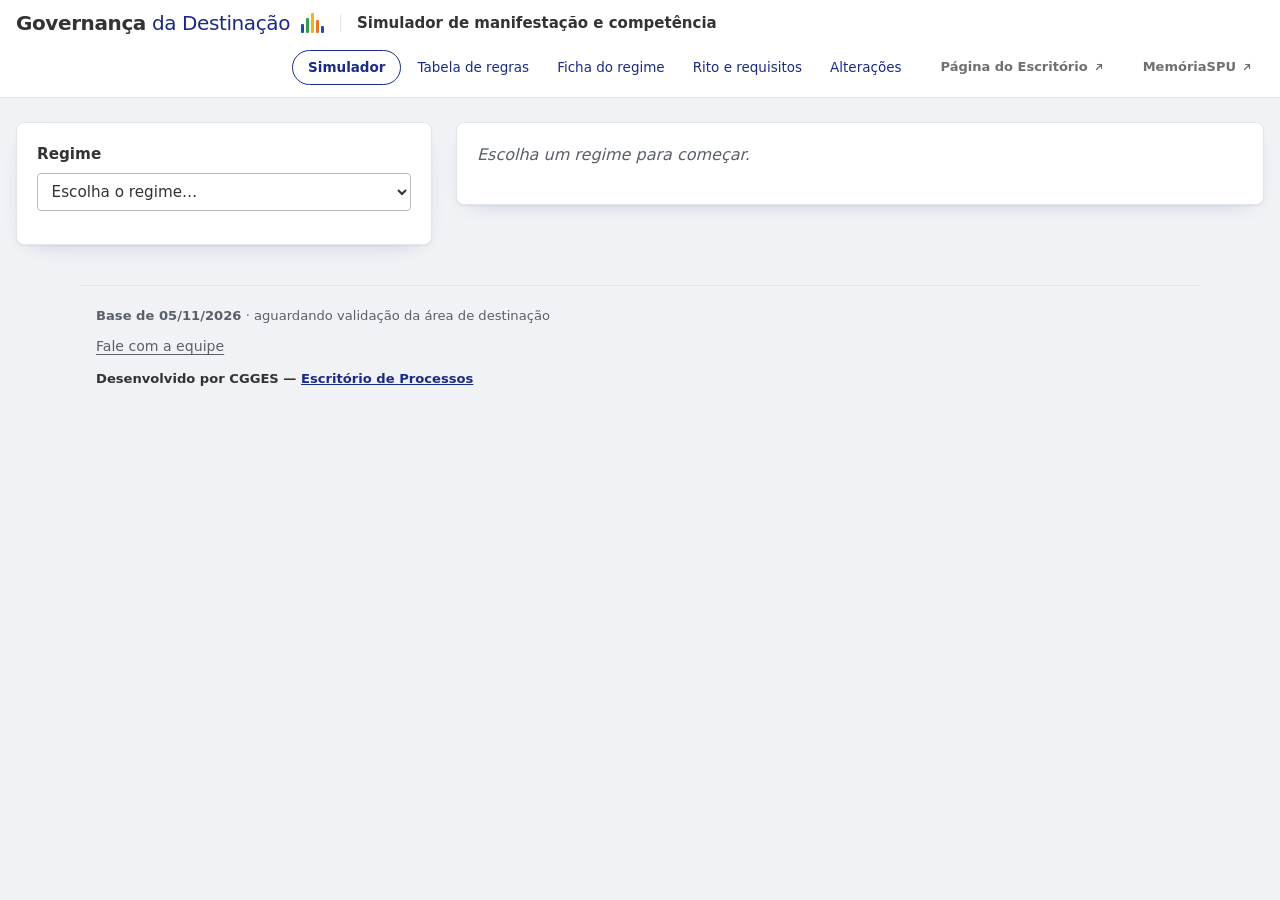
<file: index.html>
<!doctype html>
<html lang="pt-BR">
<head>
<meta charset="utf-8">
<meta name="viewport" content="width=device-width, initial-scale=1">
<meta name="spu-versao" content="eafccf7618">
<script src="versao.js?v=eafccf7618"></script>
<title>Simulador — Governança da Destinação</title>
<link rel="stylesheet" href="estilo.css?v=eafccf7618">
<style>
  /* Ponteiro para o MemóriaSPU. Não é aba desta ferramenta: leva para fora, e por isso
     fica separado das demais e carrega a seta. Sem variável de cor, para ficar igual
     nos dois temas e em qualquer uma das ferramentas. */
  .mem-topo { display:inline-flex; align-items:center; gap:5px; font:inherit; font-size:13px;
    font-weight:600; color:inherit; opacity:.7; text-decoration:none; white-space:nowrap;
    padding:5px 10px; border-radius:7px; border:1px solid transparent; }
  .mem-topo:hover { opacity:1; background:rgb(128 128 128 / .13); }
  .mem-topo svg { width:12px; height:12px; flex:none; }
</style>
</head>
<body>

<header class="topo">
  <div class="faixa">
    <a class="marca" href="index.html">
      <span class="marca-nome"><b>Governança</b> <span>da Destinação</span></span>
      <span class="marca-barras" aria-hidden="true">
        <i style="height:9px;background:var(--marca-1)"></i>
        <i style="height:15px;background:var(--marca-2)"></i>
        <i style="height:20px;background:var(--marca-3)"></i>
        <i style="height:13px;background:var(--marca-4)"></i>
        <i style="height:7px;background:var(--marca-1)"></i>
      </span>
    </a>
    <div class="modulo">
      <strong>Simulador de manifestação e competência</strong>
    </div>
    <nav class="abas">
      <a href="index.html" aria-current="page">Simulador</a>
      <a href="tabela.html">Tabela de regras</a>
      <a href="ficha.html">Ficha do regime</a>
      <a href="rito.html">Rito e requisitos</a>
      <a href="mudancas.html">Alterações</a>
    </nav>
    <a class="mem-topo" href="https://spu-projetoseprocessos.github.io/escritorio/" title="A página do Escritório de Processos: todas as ferramentas, e como falar com a equipe">Página do Escritório <svg viewBox="0 0 24 24" fill="none" stroke="currentColor" stroke-width="2.4" stroke-linecap="round" stroke-linejoin="round" aria-hidden="true"><path d="M7 17 17 7M9 7h8v8"/></svg></a> <a class="mem-topo" href="https://memoria-spu.gestao.gov.br/" title="MemóriaSPU — o acervo institucional da SPU: normas, pareceres e publicações, em um lugar só">MemóriaSPU <svg viewBox="0 0 24 24" fill="none" stroke="currentColor" stroke-width="2.4" stroke-linecap="round" stroke-linejoin="round" aria-hidden="true"><path d="M7 17 17 7M9 7h8v8"/></svg></a>
  </div>
</header>

<main>
  <div class="colunas">

    <form class="consulta" autocomplete="off" onsubmit="return false">
      <div class="campo">
        <label class="pergunta" for="materia">Regime</label>
        <select id="materia"></select>
      </div>

      <div id="campos"></div>

    </form>

    <div class="saida">
      <div id="resultado"></div>
      <p class="relato"><button type="button" id="relatar" class="botao-relato" hidden>Tem algo estranho nesta resposta?</button></p>
    </div>

  </div>
</main>

<footer class="rodape">
  <p class="linha-base">
    <strong id="versao"></strong> ·
    <span id="situacao-base"></span>
  </p>
  <p class="relato"><button type="button" id="fale" class="botao-relato">Fale com a equipe</button></p>
  <p class="assinatura">Desenvolvido por CGGES — <a href="https://spu-projetoseprocessos.github.io/escritorio/">Escritório de Processos</a></p>
</footer>

<script src="base.js?v=eafccf7618"></script>
<script src="rotulos.js?v=eafccf7618"></script>
<script src="motor.js?v=eafccf7618"></script>
<script src="spu-caixinha.js?v=eafccf7618"></script>
<script src="simulador.js?v=eafccf7618"></script>
<script>
/* Contador de acessos do Escritório de Processos: conta a página aberta. Sem cookie e sem dado pessoal: grava a página, o dia,
   o site de onde a pessoa veio, se é celular e se é a primeira página da visita. */
(function () {
  if (!/\.github\.io$/.test(location.hostname)) return;
  var nova = false, origem = "";
  try { nova = !sessionStorage.getItem("spu-visita-simulador"); sessionStorage.setItem("spu-visita-simulador", "1"); } catch (e) {}
  try { var r = new URL(document.referrer); if (r.host !== location.host) origem = r.host; } catch (e) {}
  var k = "sb_publishable_8WzmTmKmNaAcxq1MnBqEcg_hgI3ldDm";
  fetch("https://yamixtmtgeockzxmmnsb.supabase.co/rest/v1/rpc/spu_registrar_acesso", { method: "POST", keepalive: true,
    headers: { "Content-Type": "application/json", "apikey": k, "Authorization": "Bearer " + k },
    body: JSON.stringify({ p_ferramenta: "simulador", p_pagina: location.pathname + location.search,
      p_origem: origem, p_tela: matchMedia("(max-width: 700px)").matches ? "celular" : "computador", p_nova: nova })
  }).catch(function () {});
})();
</script>
</body>
</html>
</file>
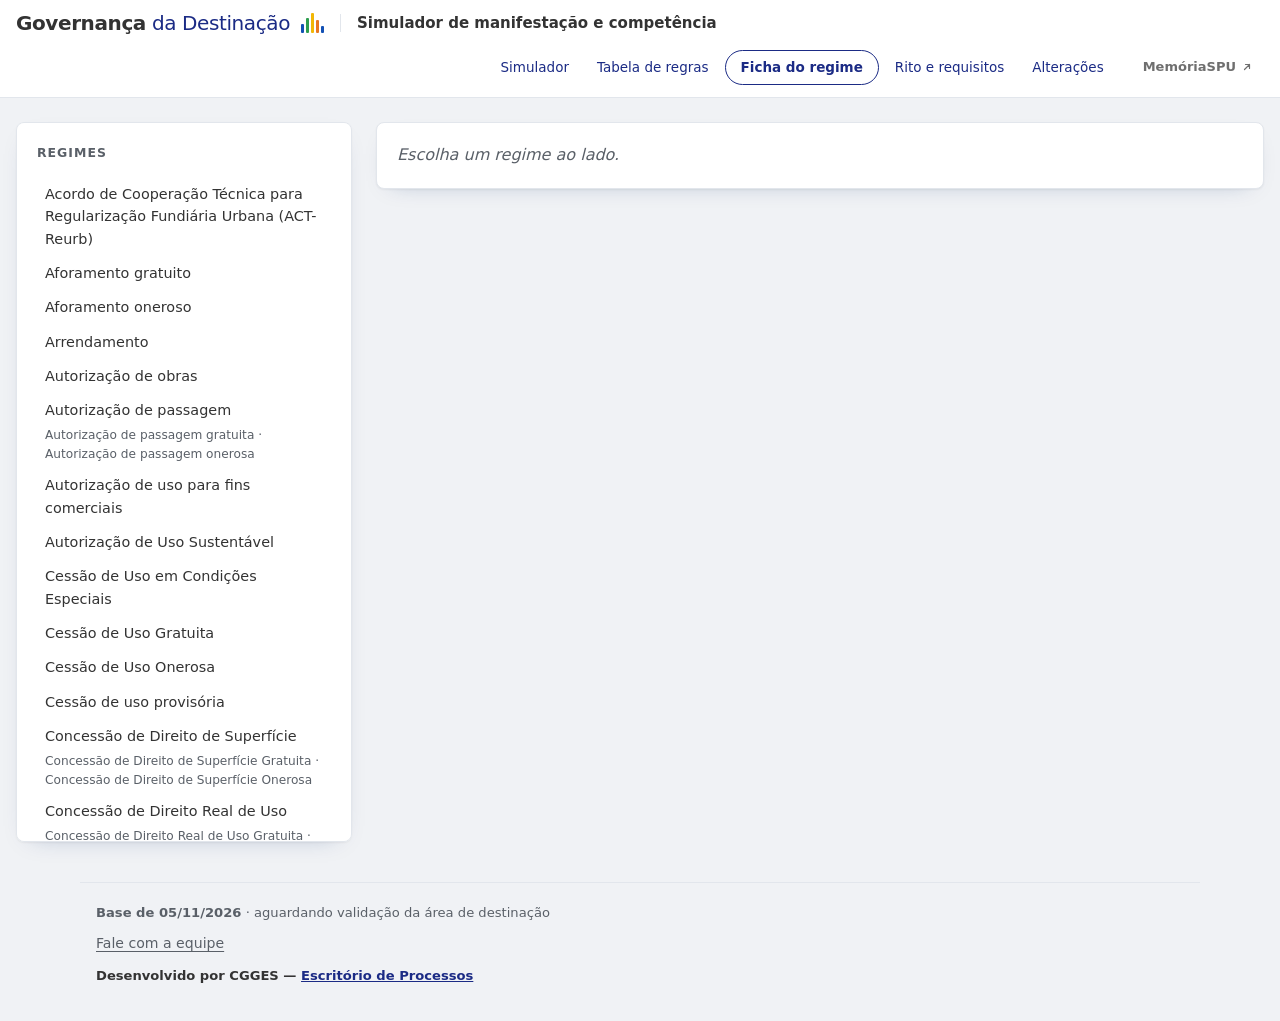
<file: ficha.html>
<!doctype html>
<html lang="pt-BR">
<head>
<meta charset="utf-8">
<meta name="viewport" content="width=device-width, initial-scale=1">
<meta name="spu-versao" content="eafccf7618">
<script src="versao.js?v=eafccf7618"></script>
<title>Ficha do regime — Governança da Destinação</title>
<link rel="stylesheet" href="estilo.css?v=eafccf7618">
<style>
  /* Ponteiro para o MemóriaSPU. Não é aba desta ferramenta: leva para fora, e por isso
     fica separado das demais e carrega a seta. Sem variável de cor, para ficar igual
     nos dois temas e em qualquer uma das ferramentas. */
  .mem-topo { display:inline-flex; align-items:center; gap:5px; font:inherit; font-size:13px;
    font-weight:600; color:inherit; opacity:.7; text-decoration:none; white-space:nowrap;
    padding:5px 10px; border-radius:7px; border:1px solid transparent; }
  .mem-topo:hover { opacity:1; background:rgb(128 128 128 / .13); }
  .mem-topo svg { width:12px; height:12px; flex:none; }
</style>
</head>
<body>

<header class="topo">
  <div class="faixa">
    <a class="marca" href="index.html">
      <span class="marca-nome"><b>Governança</b> <span>da Destinação</span></span>
      <span class="marca-barras" aria-hidden="true">
        <i style="height:9px;background:var(--marca-1)"></i>
        <i style="height:15px;background:var(--marca-2)"></i>
        <i style="height:20px;background:var(--marca-3)"></i>
        <i style="height:13px;background:var(--marca-4)"></i>
        <i style="height:7px;background:var(--marca-1)"></i>
      </span>
    </a>
    <div class="modulo">
      <strong>Simulador de manifestação e competência</strong>
    </div>
    <nav class="abas">
      <a href="index.html">Simulador</a>
      <a href="tabela.html">Tabela de regras</a>
      <a href="ficha.html" aria-current="page">Ficha do regime</a>
      <a href="rito.html">Rito e requisitos</a>
      <a href="mudancas.html">Alterações</a>
    </nav>
    <a class="mem-topo" href="https://memoria-spu.gestao.gov.br/" title="MemóriaSPU — o acervo institucional da SPU: normas, pareceres e publicações, em um lugar só">MemóriaSPU <svg viewBox="0 0 24 24" fill="none" stroke="currentColor" stroke-width="2.4" stroke-linecap="round" stroke-linejoin="round" aria-hidden="true"><path d="M7 17 17 7M9 7h8v8"/></svg></a>
  </div>
</header>

<main class="largo">
  <div class="colunas-ficha">

    <nav class="consulta indice" id="indice-caixa">
      <h2>Regimes</h2>
      <div id="indice"></div>
      <p class="aviso-campos">Submodalidades cuja regra é idêntica à da irmã aparecem
      como o regime, com as duas nomeadas abaixo.</p>
    </nav>

    <div class="saida" id="ficha">
      <p class="vazio">Escolha um regime ao lado.</p>
    </div>

  </div>
</main>

<footer class="rodape">
  <p class="linha-base">
    <strong id="versao"></strong> ·
    <span id="situacao-base"></span>
  </p>
  <p class="relato"><button type="button" id="relatar" class="botao-relato">Fale com a equipe</button></p>
  <p class="assinatura">Desenvolvido por CGGES — <a href="https://spu-projetoseprocessos.github.io/escritorio/">Escritório de Processos</a></p>
</footer>

<script src="base.js?v=eafccf7618"></script>
<script src="rotulos.js?v=eafccf7618"></script>
<script src="spu-caixinha.js?v=eafccf7618"></script>
<script src="ficha.js?v=eafccf7618"></script>
</body>
</html>
</file>
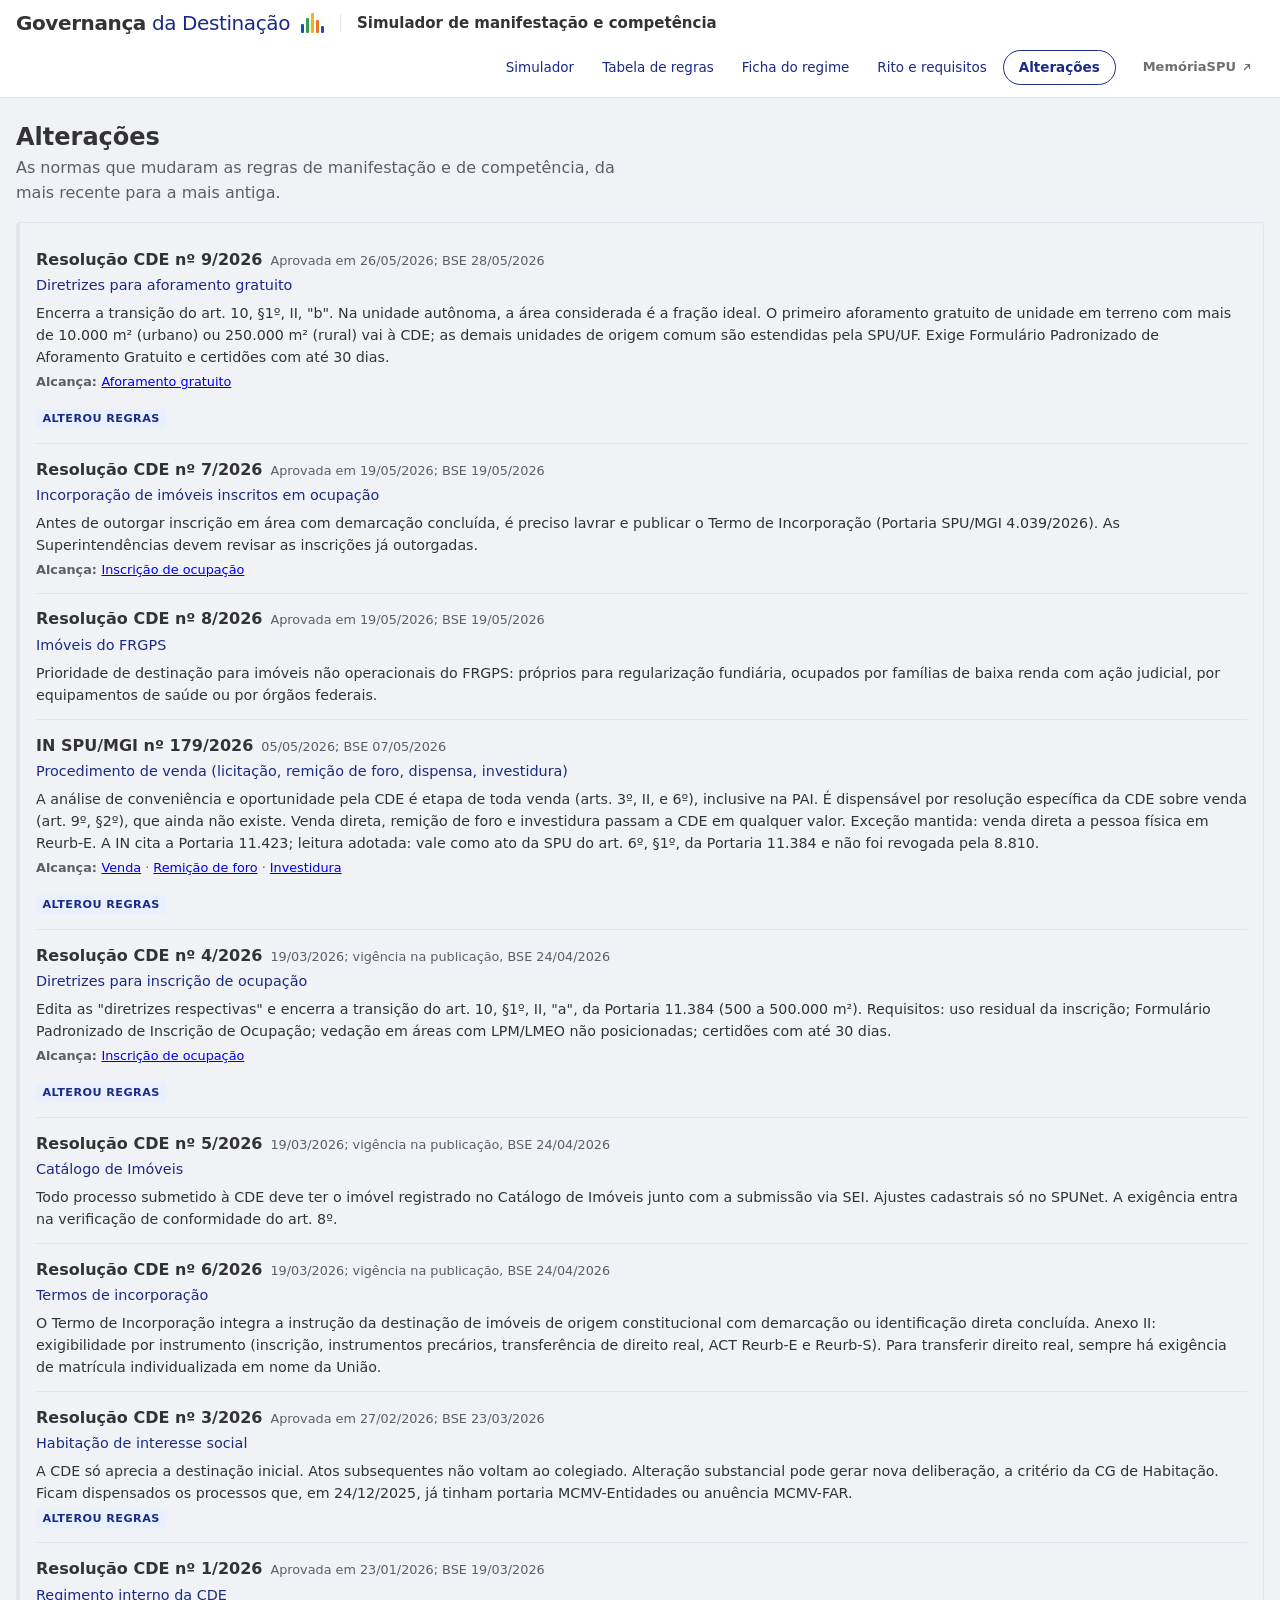
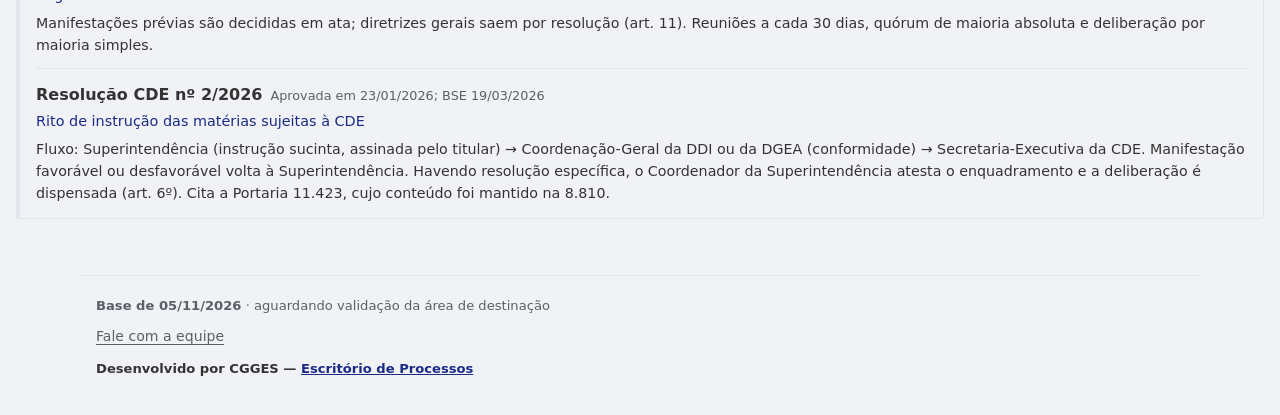
<file: mudancas.html>
<!doctype html>
<html lang="pt-BR">
<head>
<meta charset="utf-8">
<meta name="viewport" content="width=device-width, initial-scale=1">
<meta name="spu-versao" content="eafccf7618">
<script src="versao.js?v=eafccf7618"></script>
<title>Alterações — Governança da Destinação</title>
<link rel="stylesheet" href="estilo.css?v=eafccf7618">
<style>
  /* Ponteiro para o MemóriaSPU. Não é aba desta ferramenta: leva para fora, e por isso
     fica separado das demais e carrega a seta. Sem variável de cor, para ficar igual
     nos dois temas e em qualquer uma das ferramentas. */
  .mem-topo { display:inline-flex; align-items:center; gap:5px; font:inherit; font-size:13px;
    font-weight:600; color:inherit; opacity:.7; text-decoration:none; white-space:nowrap;
    padding:5px 10px; border-radius:7px; border:1px solid transparent; }
  .mem-topo:hover { opacity:1; background:rgb(128 128 128 / .13); }
  .mem-topo svg { width:12px; height:12px; flex:none; }
</style>
</head>
<body>

<header class="topo">
  <div class="faixa">
    <a class="marca" href="index.html">
      <span class="marca-nome"><b>Governança</b> <span>da Destinação</span></span>
      <span class="marca-barras" aria-hidden="true">
        <i style="height:9px;background:var(--marca-1)"></i>
        <i style="height:15px;background:var(--marca-2)"></i>
        <i style="height:20px;background:var(--marca-3)"></i>
        <i style="height:13px;background:var(--marca-4)"></i>
        <i style="height:7px;background:var(--marca-1)"></i>
      </span>
    </a>
    <div class="modulo">
      <strong>Simulador de manifestação e competência</strong>
    </div>
    <nav class="abas">
      <a href="index.html">Simulador</a>
      <a href="tabela.html">Tabela de regras</a>
      <a href="ficha.html">Ficha do regime</a>
      <a href="rito.html">Rito e requisitos</a>
      <a href="mudancas.html" aria-current="page">Alterações</a>
    </nav>
    <a class="mem-topo" href="https://memoria-spu.gestao.gov.br/" title="MemóriaSPU — o acervo institucional da SPU: normas, pareceres e publicações, em um lugar só">MemóriaSPU <svg viewBox="0 0 24 24" fill="none" stroke="currentColor" stroke-width="2.4" stroke-linecap="round" stroke-linejoin="round" aria-hidden="true"><path d="M7 17 17 7M9 7h8v8"/></svg></a>
  </div>
</header>

<main>
  <h1 class="titulo-pagina">Alterações</h1>
  <p class="sub-pagina">As normas que mudaram as regras de manifestação e de competência,
  da mais recente para a mais antiga.</p>

  <div id="mudancas"></div>
</main>

<footer class="rodape">
  <p class="linha-base">
    <strong id="versao"></strong> ·
    <span id="situacao-base"></span>
  </p>
  <p class="relato"><button type="button" id="relatar" class="botao-relato">Fale com a equipe</button></p>
  <p class="assinatura">Desenvolvido por CGGES — <a href="https://spu-projetoseprocessos.github.io/escritorio/">Escritório de Processos</a></p>
</footer>

<script src="base.js?v=eafccf7618"></script>
<script src="rotulos.js?v=eafccf7618"></script>
<script src="spu-caixinha.js?v=eafccf7618"></script>
<script src="mudancas.js?v=eafccf7618"></script>
</body>
</html>
</file>
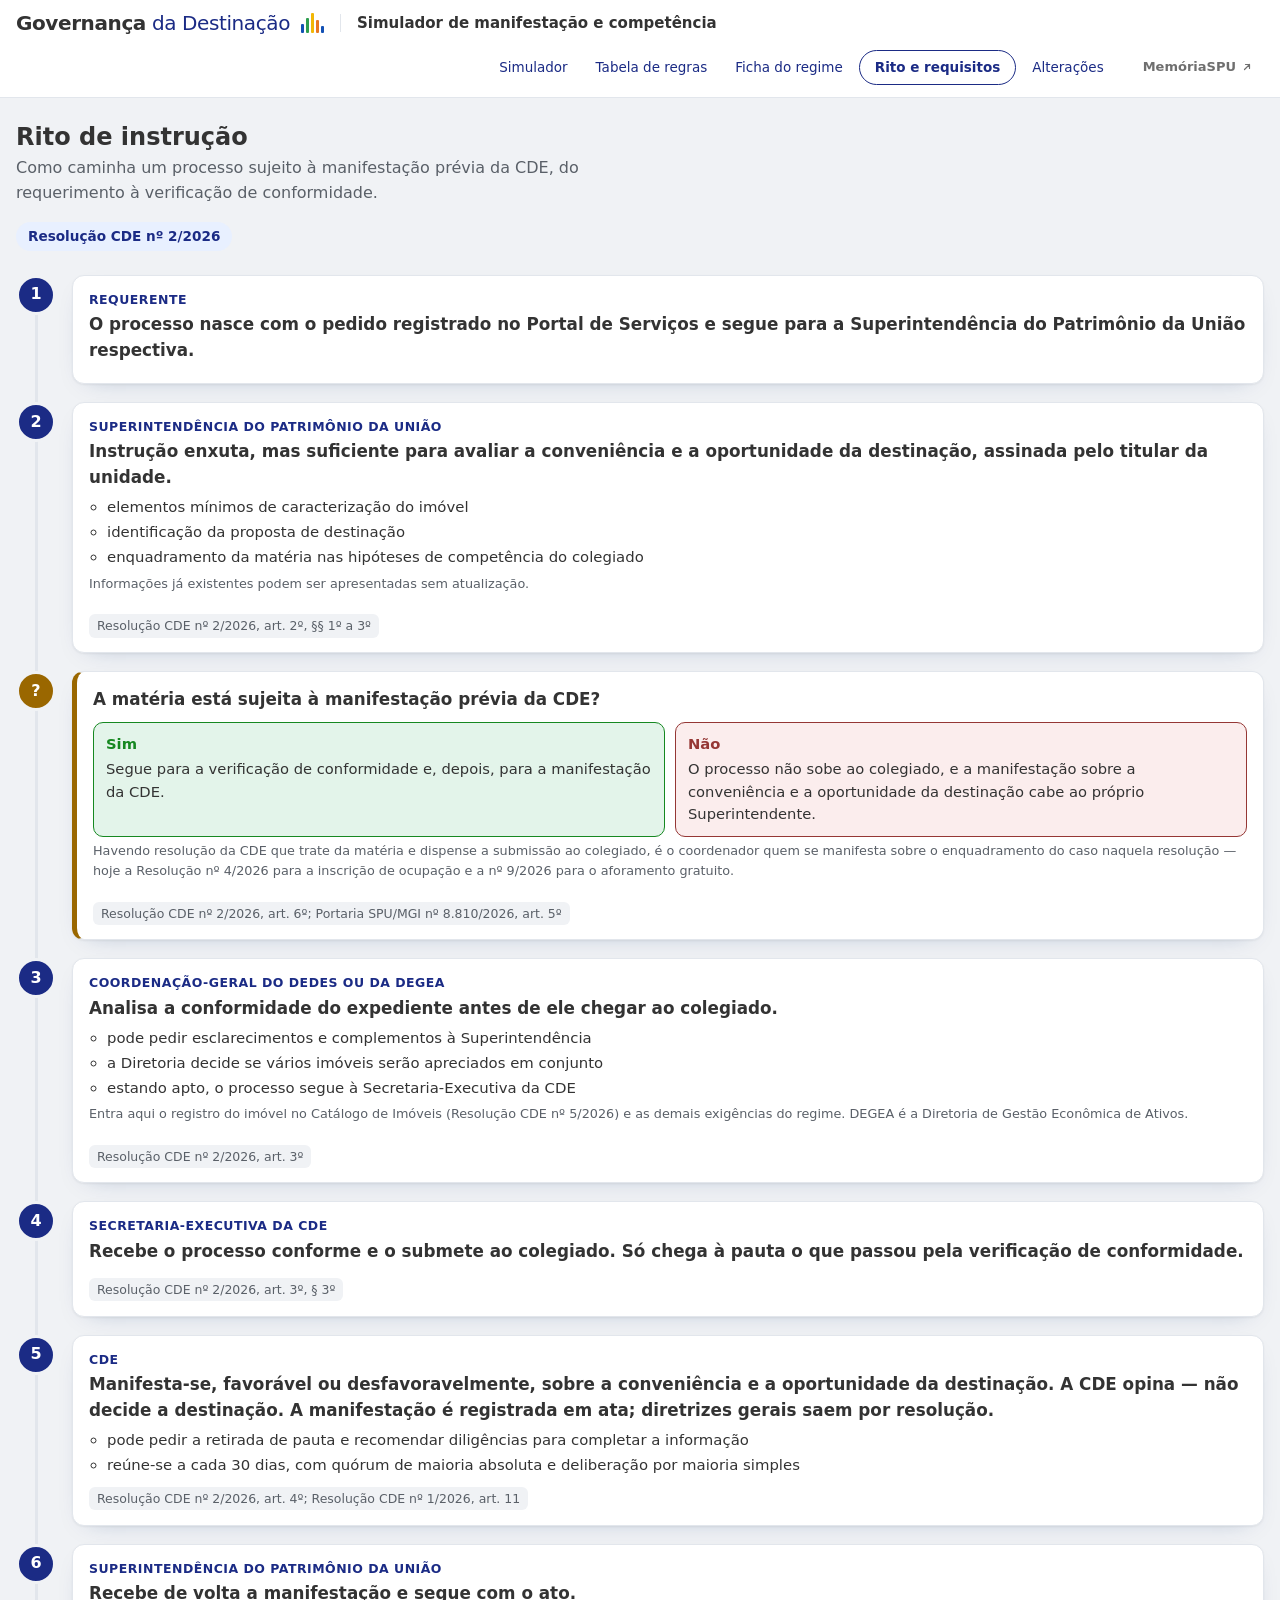
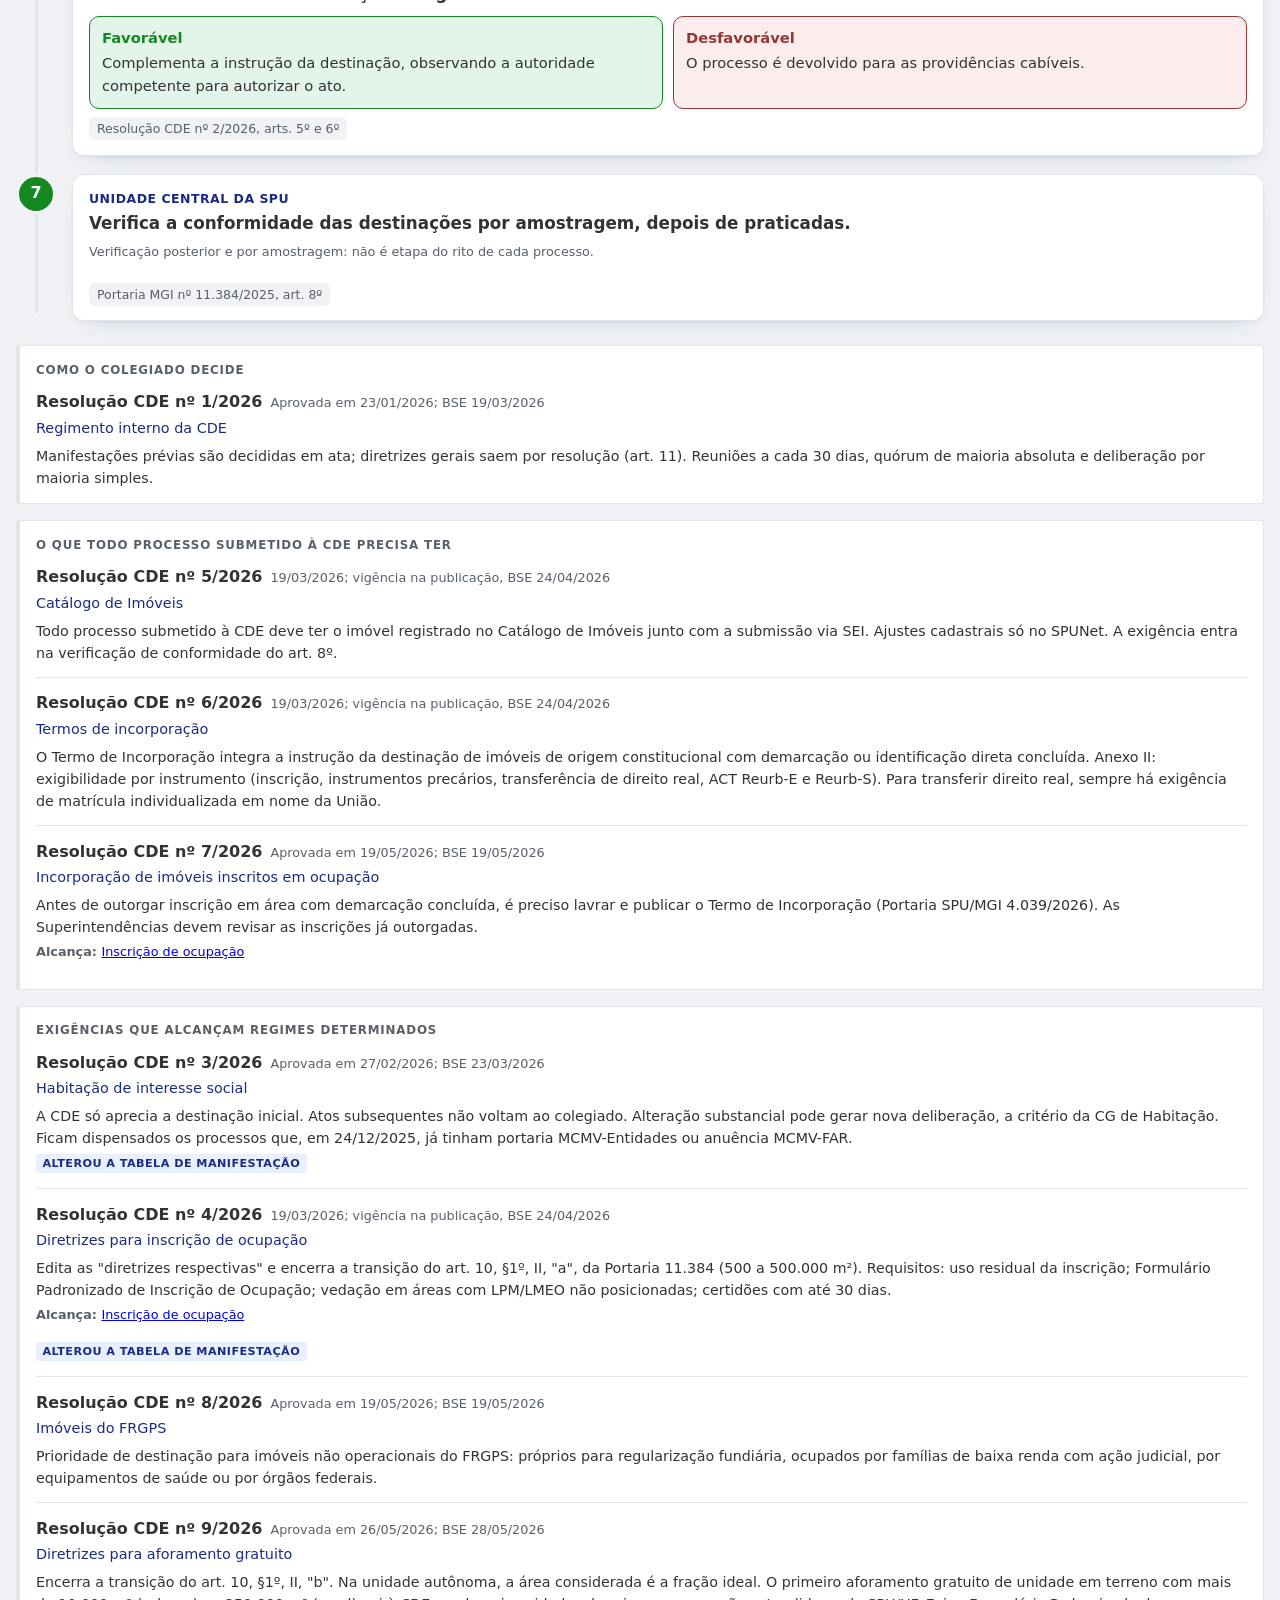
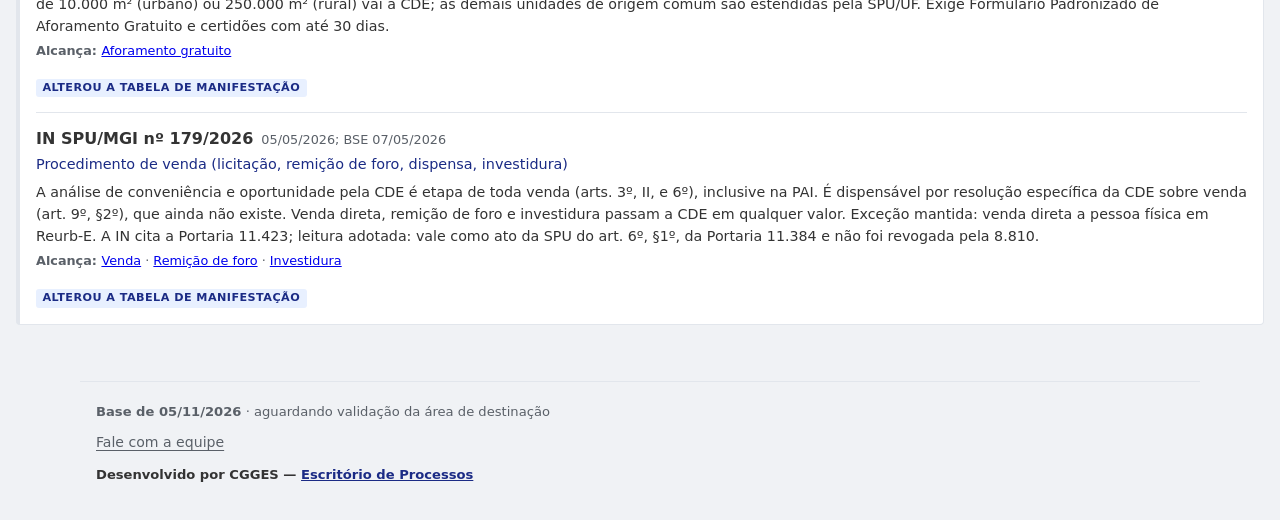
<file: rito.html>
<!doctype html>
<html lang="pt-BR">
<head>
<meta charset="utf-8">
<meta name="viewport" content="width=device-width, initial-scale=1">
<meta name="spu-versao" content="eafccf7618">
<script src="versao.js?v=eafccf7618"></script>
<title>Rito e requisitos — Governança da Destinação</title>
<link rel="stylesheet" href="estilo.css?v=eafccf7618">
<style>
  /* Ponteiro para o MemóriaSPU. Não é aba desta ferramenta: leva para fora, e por isso
     fica separado das demais e carrega a seta. Sem variável de cor, para ficar igual
     nos dois temas e em qualquer uma das ferramentas. */
  .mem-topo { display:inline-flex; align-items:center; gap:5px; font:inherit; font-size:13px;
    font-weight:600; color:inherit; opacity:.7; text-decoration:none; white-space:nowrap;
    padding:5px 10px; border-radius:7px; border:1px solid transparent; }
  .mem-topo:hover { opacity:1; background:rgb(128 128 128 / .13); }
  .mem-topo svg { width:12px; height:12px; flex:none; }
</style>
</head>
<body>

<header class="topo">
  <div class="faixa">
    <a class="marca" href="index.html">
      <span class="marca-nome"><b>Governança</b> <span>da Destinação</span></span>
      <span class="marca-barras" aria-hidden="true">
        <i style="height:9px;background:var(--marca-1)"></i>
        <i style="height:15px;background:var(--marca-2)"></i>
        <i style="height:20px;background:var(--marca-3)"></i>
        <i style="height:13px;background:var(--marca-4)"></i>
        <i style="height:7px;background:var(--marca-1)"></i>
      </span>
    </a>
    <div class="modulo">
      <strong>Simulador de manifestação e competência</strong>
    </div>
    <nav class="abas">
      <a href="index.html">Simulador</a>
      <a href="tabela.html">Tabela de regras</a>
      <a href="ficha.html">Ficha do regime</a>
      <a href="rito.html" aria-current="page">Rito e requisitos</a>
      <a href="mudancas.html">Alterações</a>
    </nav>
    <a class="mem-topo" href="https://memoria-spu.gestao.gov.br/" title="MemóriaSPU — o acervo institucional da SPU: normas, pareceres e publicações, em um lugar só">MemóriaSPU <svg viewBox="0 0 24 24" fill="none" stroke="currentColor" stroke-width="2.4" stroke-linecap="round" stroke-linejoin="round" aria-hidden="true"><path d="M7 17 17 7M9 7h8v8"/></svg></a>
  </div>
</header>

<main>

  <h1 class="titulo-pagina">Rito de instrução</h1>
  <p class="sub-pagina">Como caminha um processo sujeito à manifestação prévia da CDE,
  do requerimento à verificação de conformidade.</p>
  <p class="etiquetas"><span class="etiqueta-norma">Resolução CDE nº 2/2026</span></p>

  <div id="rito"></div>
</main>

<footer class="rodape">
  <p class="linha-base">
    <strong id="versao"></strong> ·
    <span id="situacao-base"></span>
  </p>
  <p class="relato"><button type="button" id="relatar" class="botao-relato">Fale com a equipe</button></p>
  <p class="assinatura">Desenvolvido por CGGES — <a href="https://spu-projetoseprocessos.github.io/escritorio/">Escritório de Processos</a></p>
</footer>

<script src="base.js?v=eafccf7618"></script>
<script src="rotulos.js?v=eafccf7618"></script>
<script src="spu-caixinha.js?v=eafccf7618"></script>
<script src="rito.js?v=eafccf7618"></script>
</body>
</html>
</file>
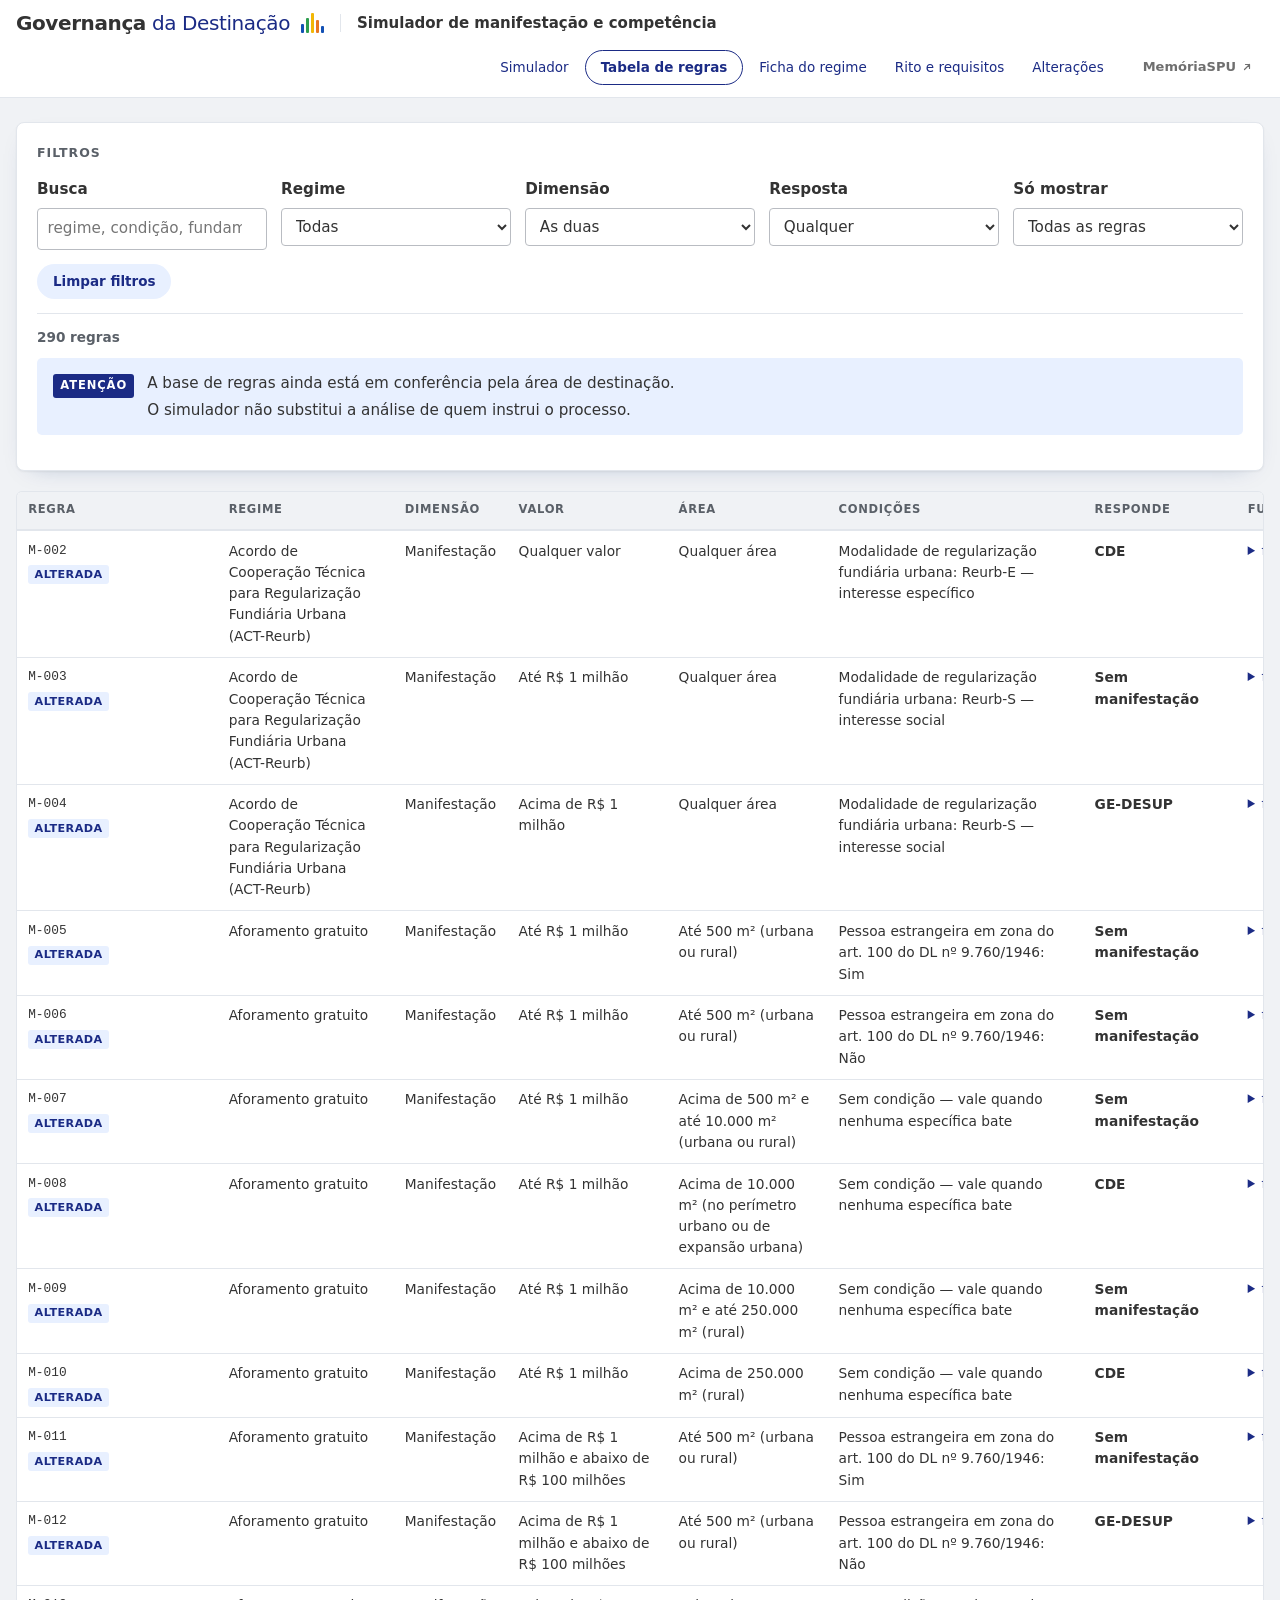
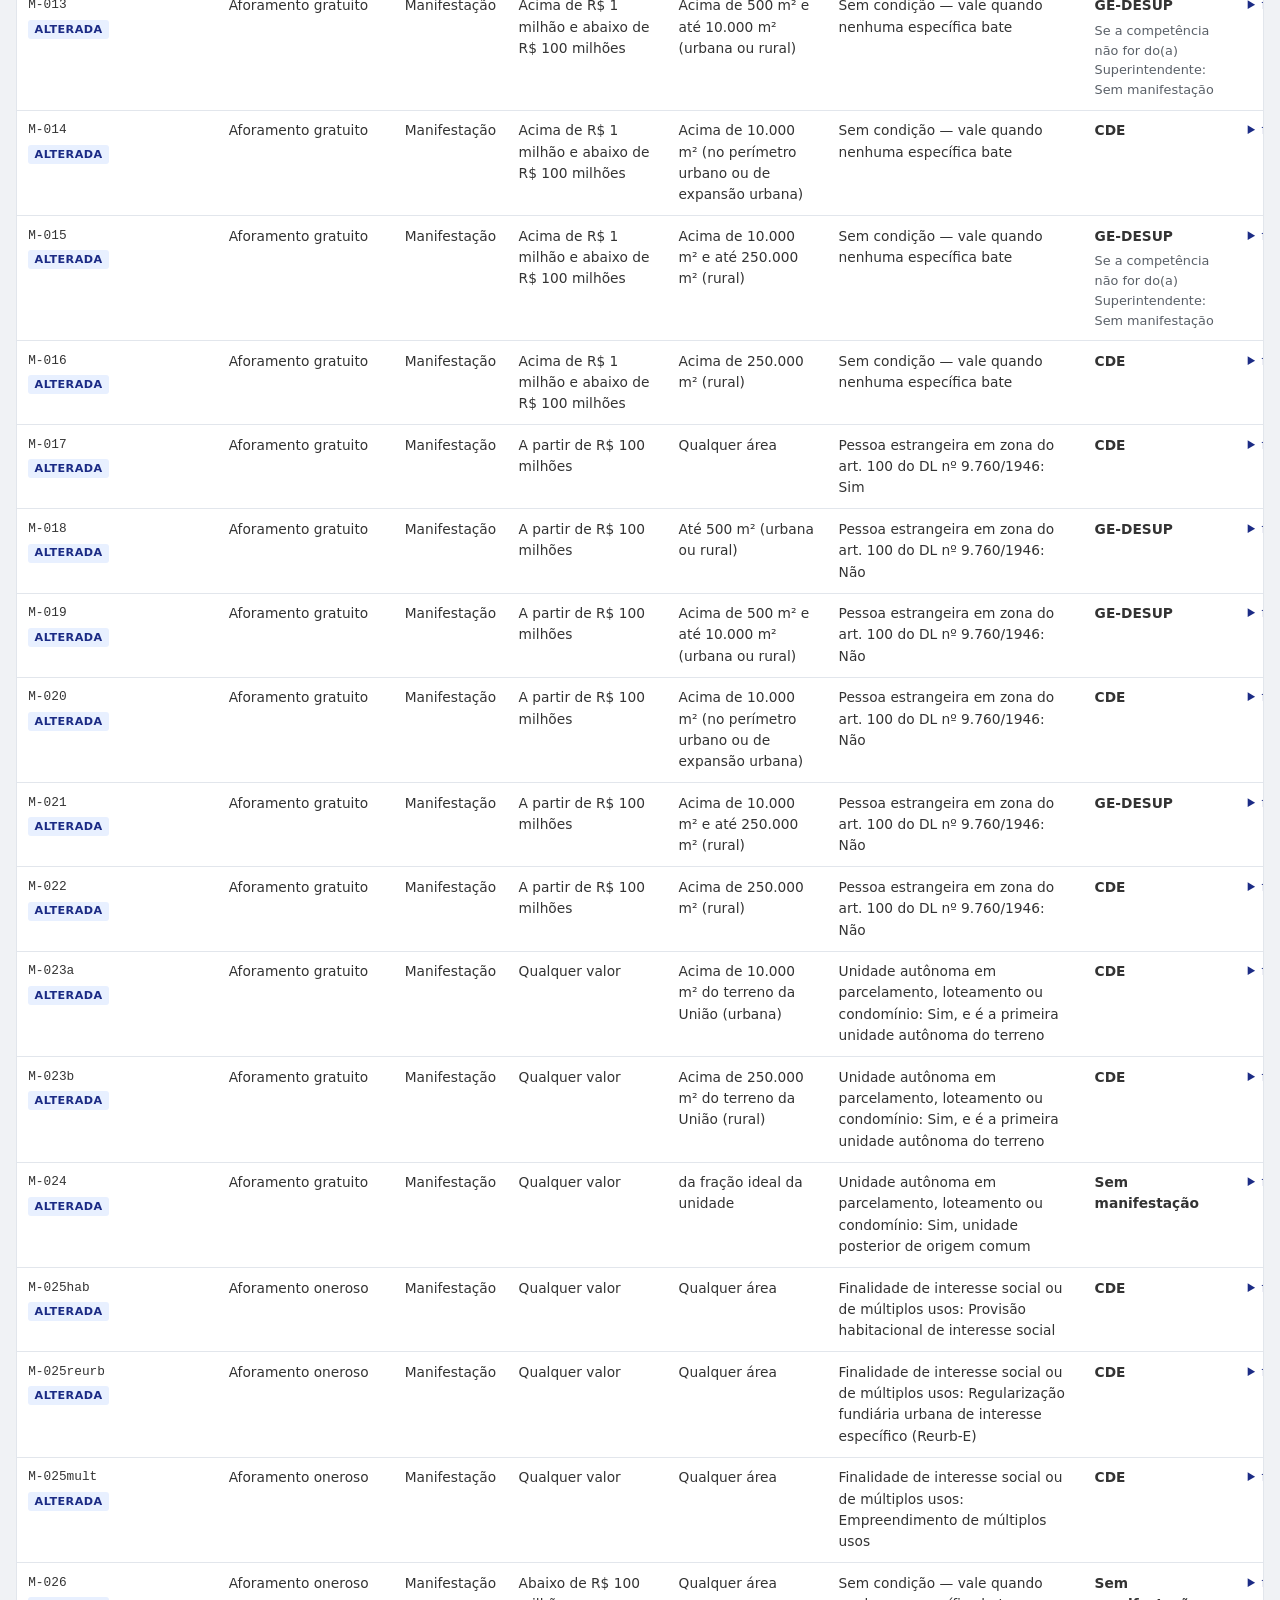
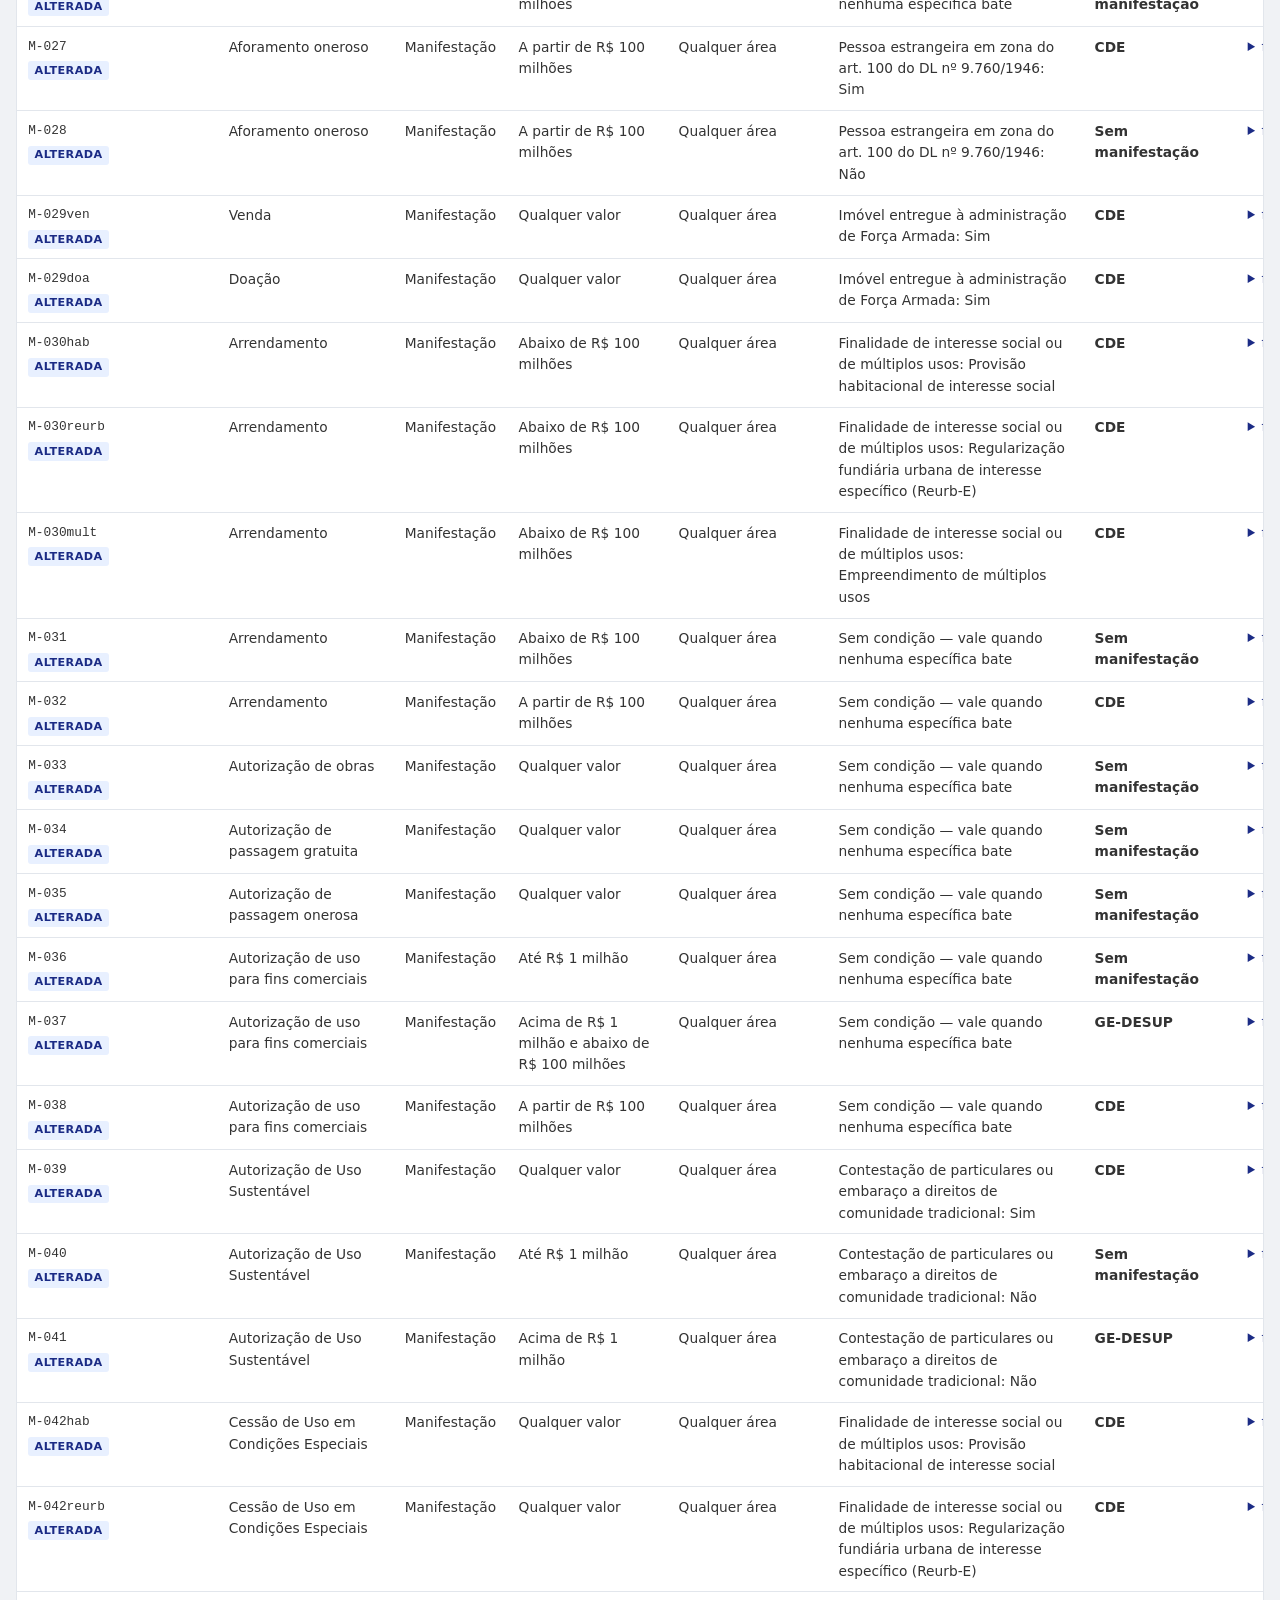
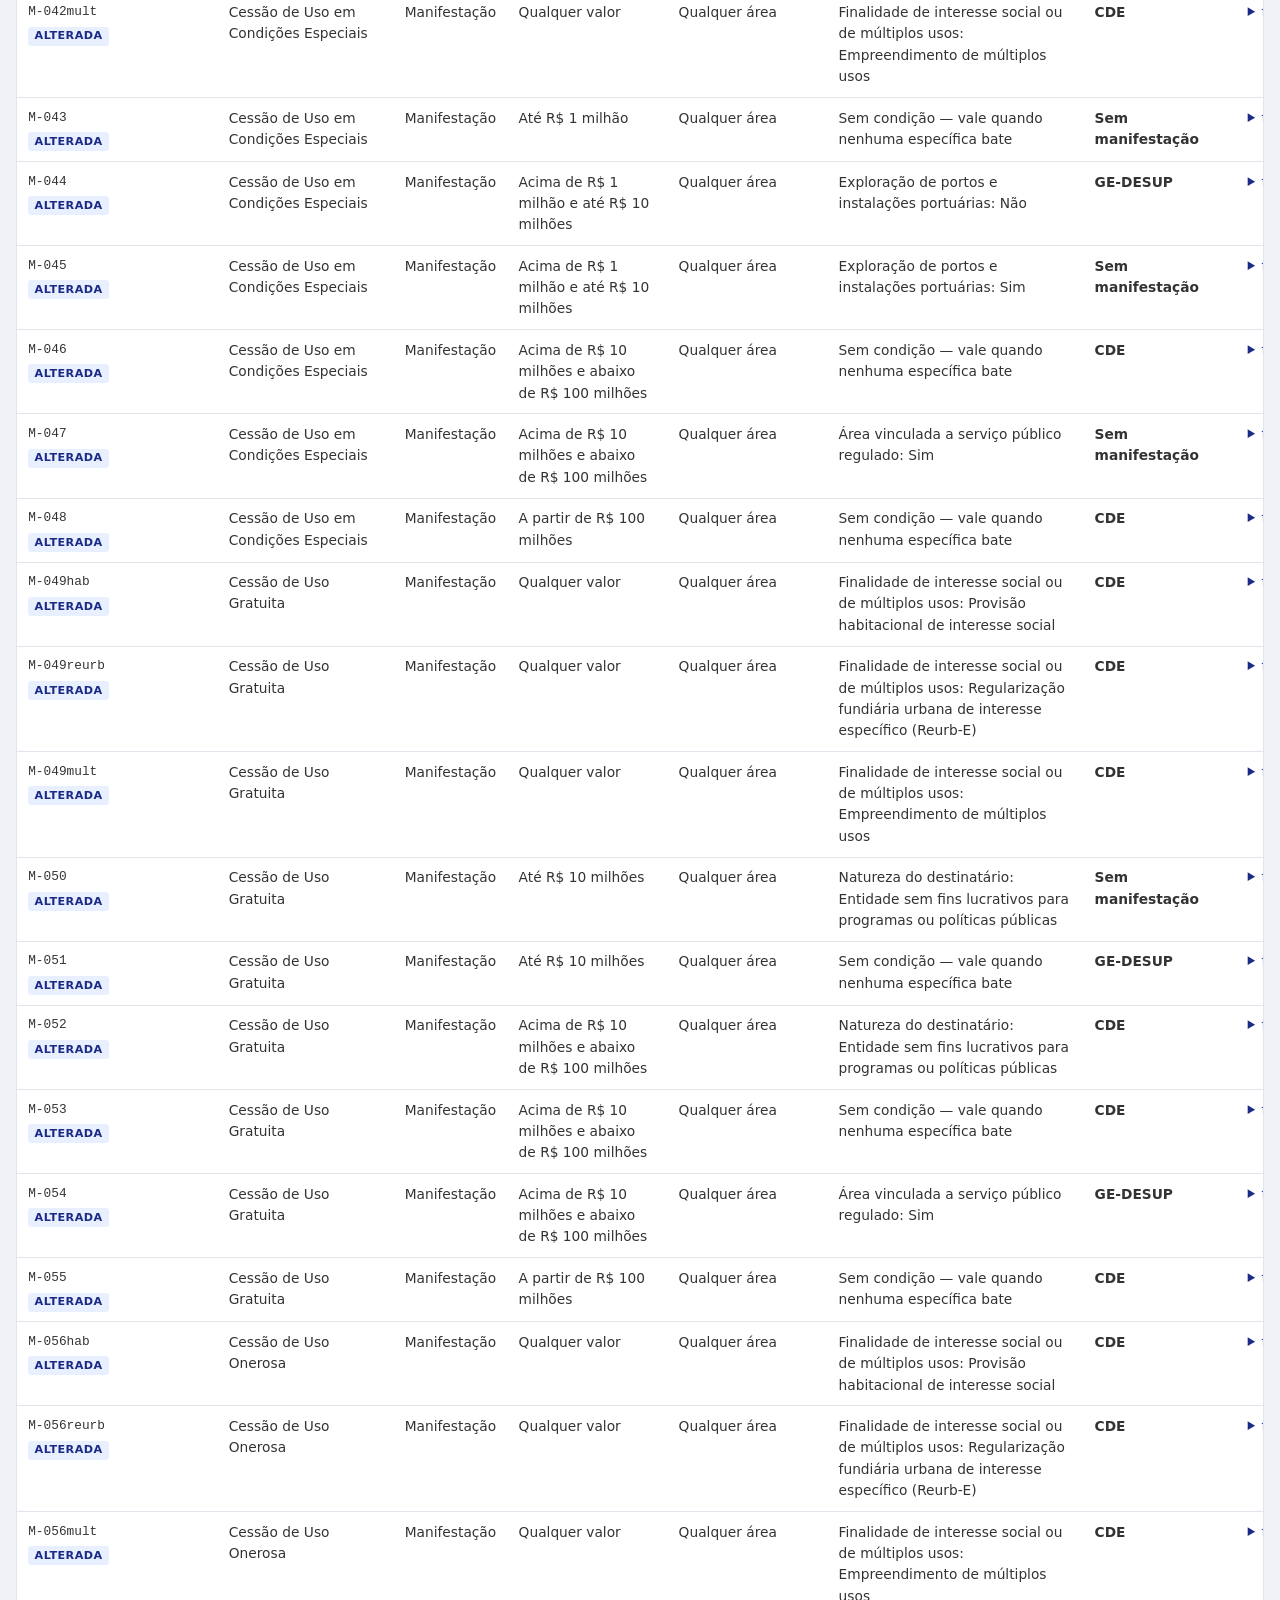
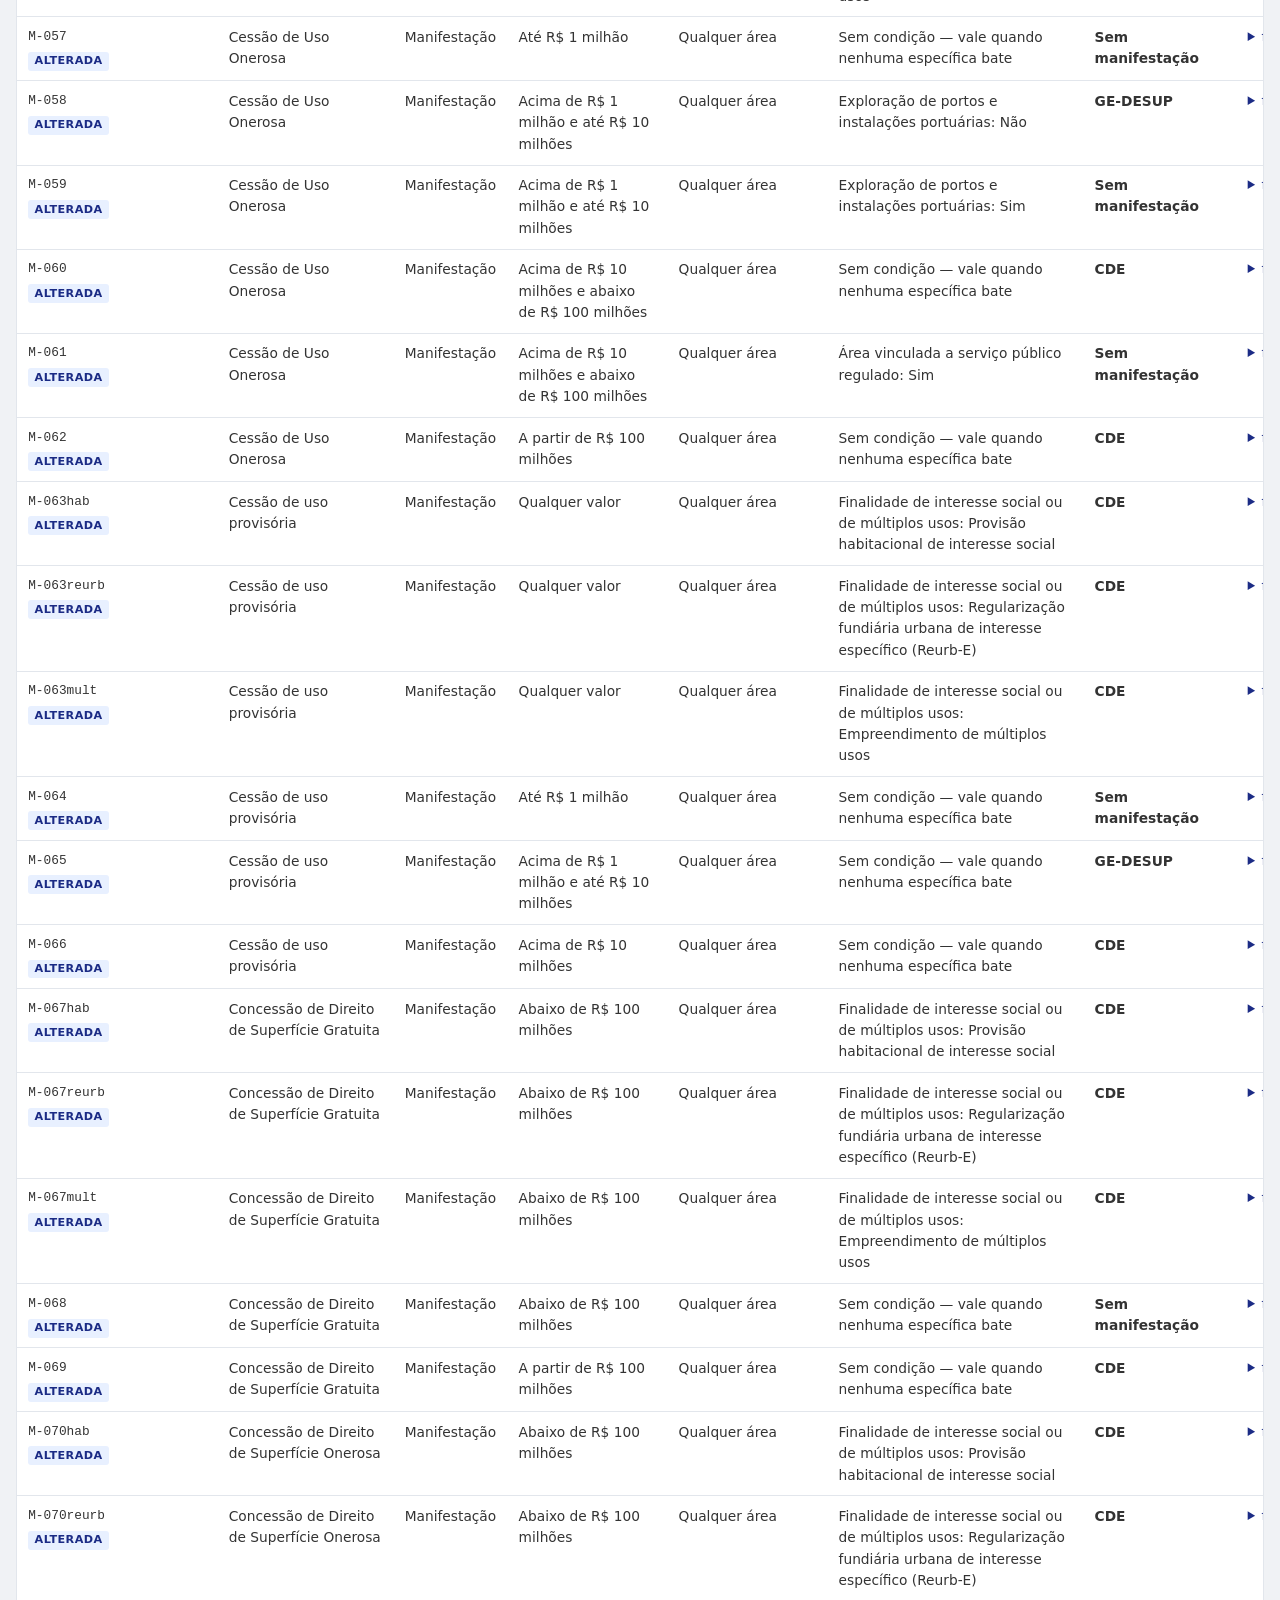
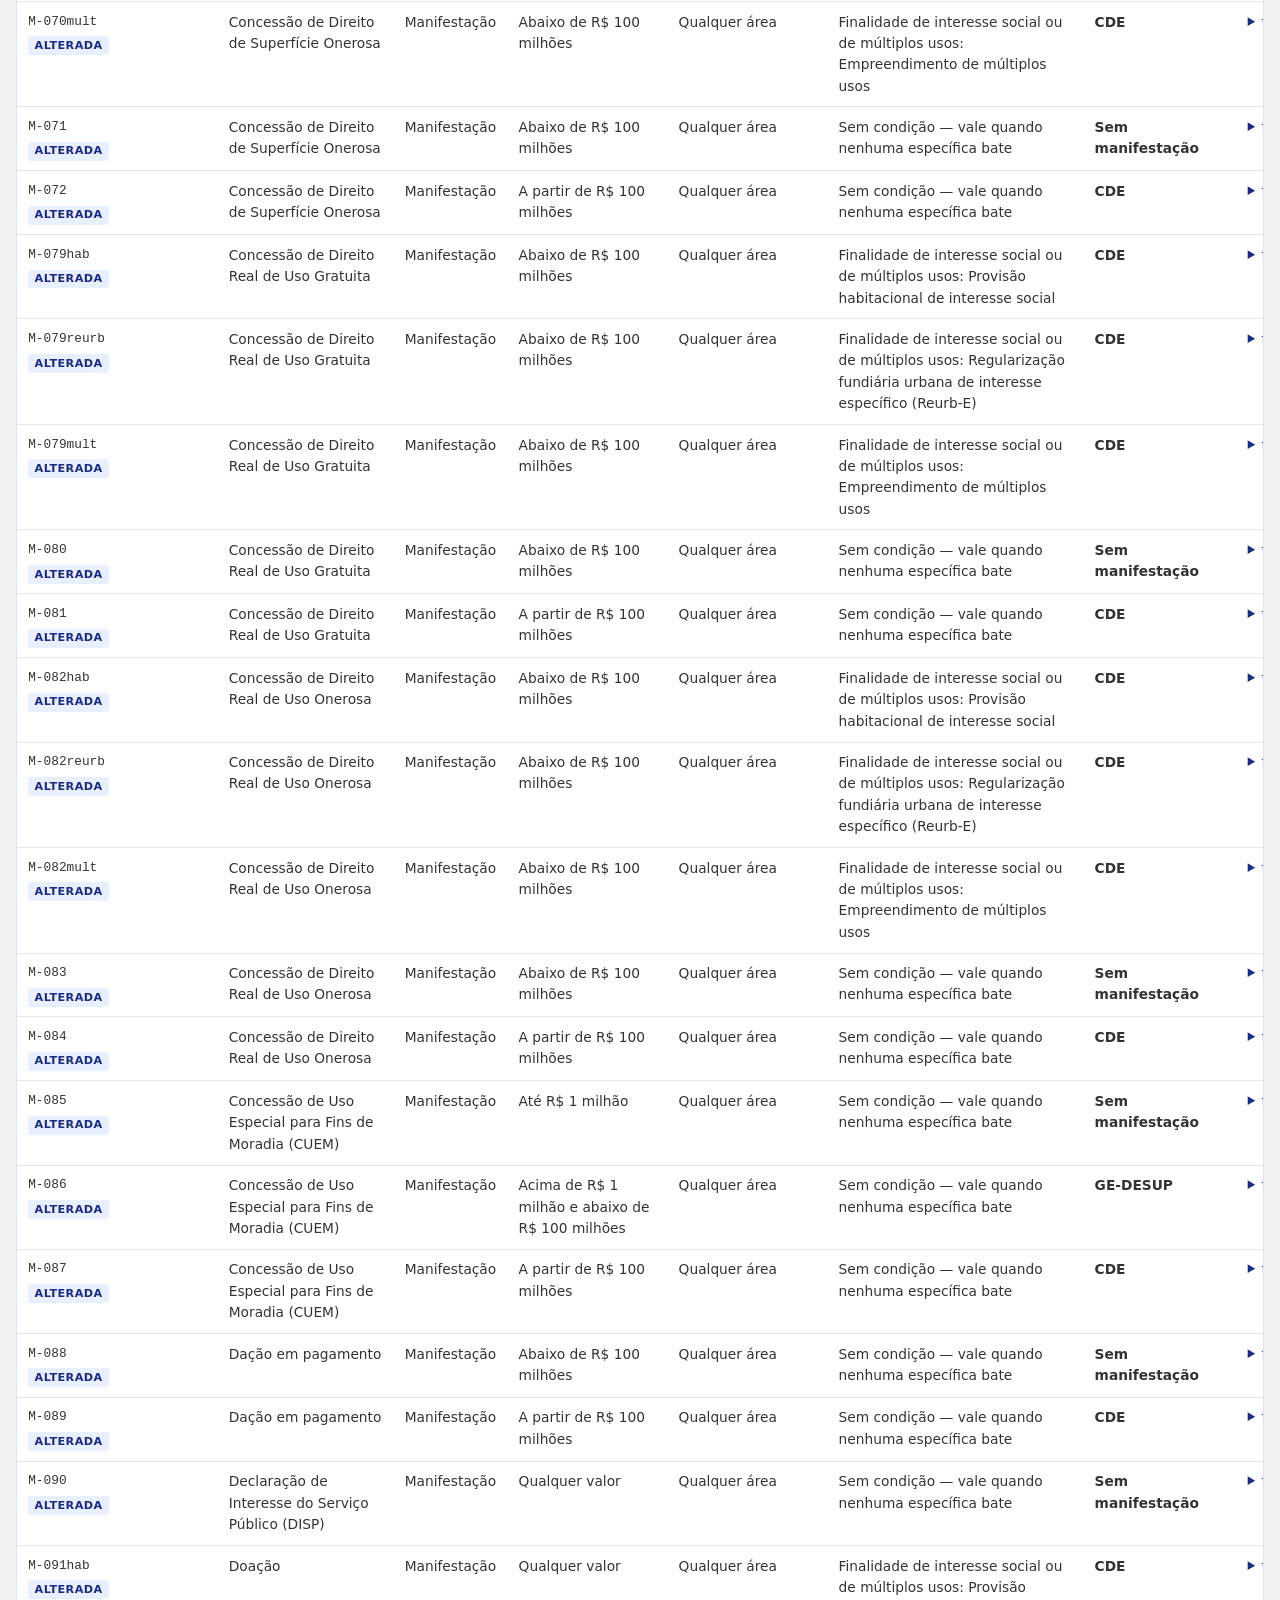
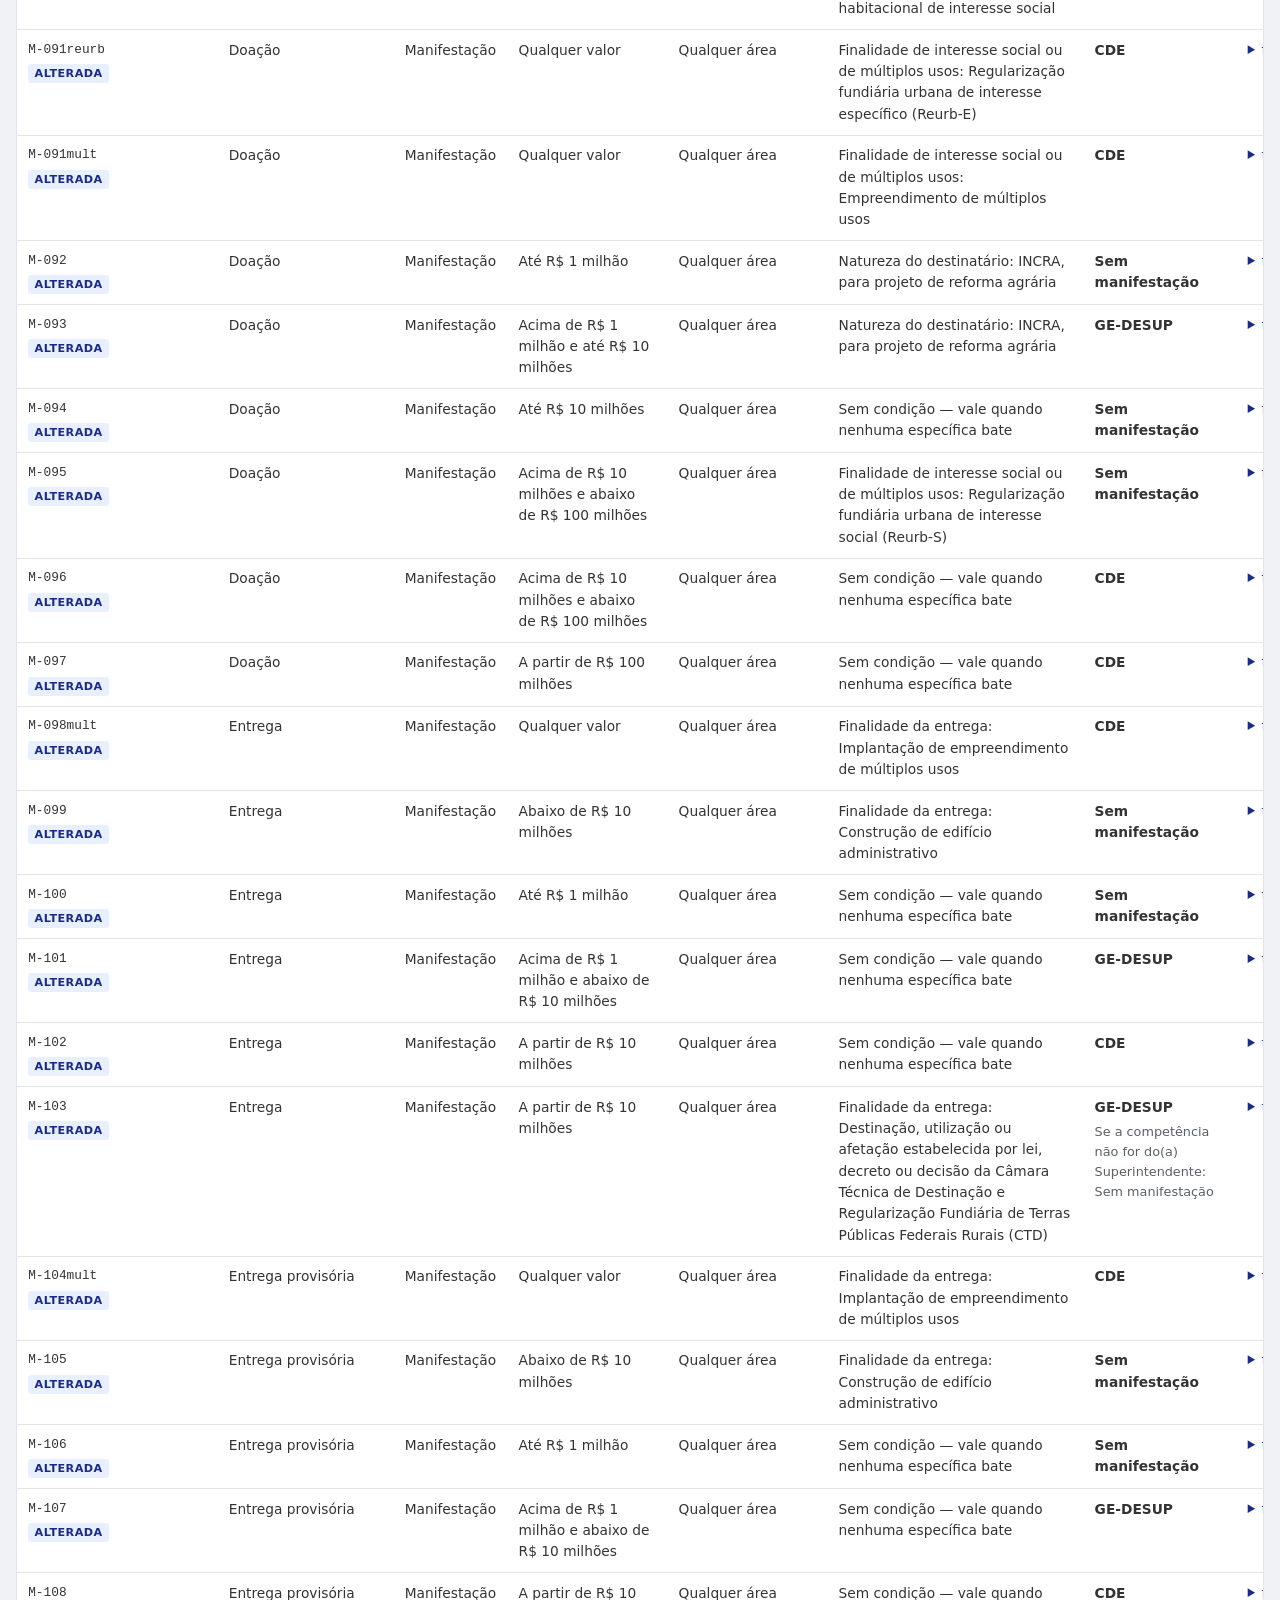
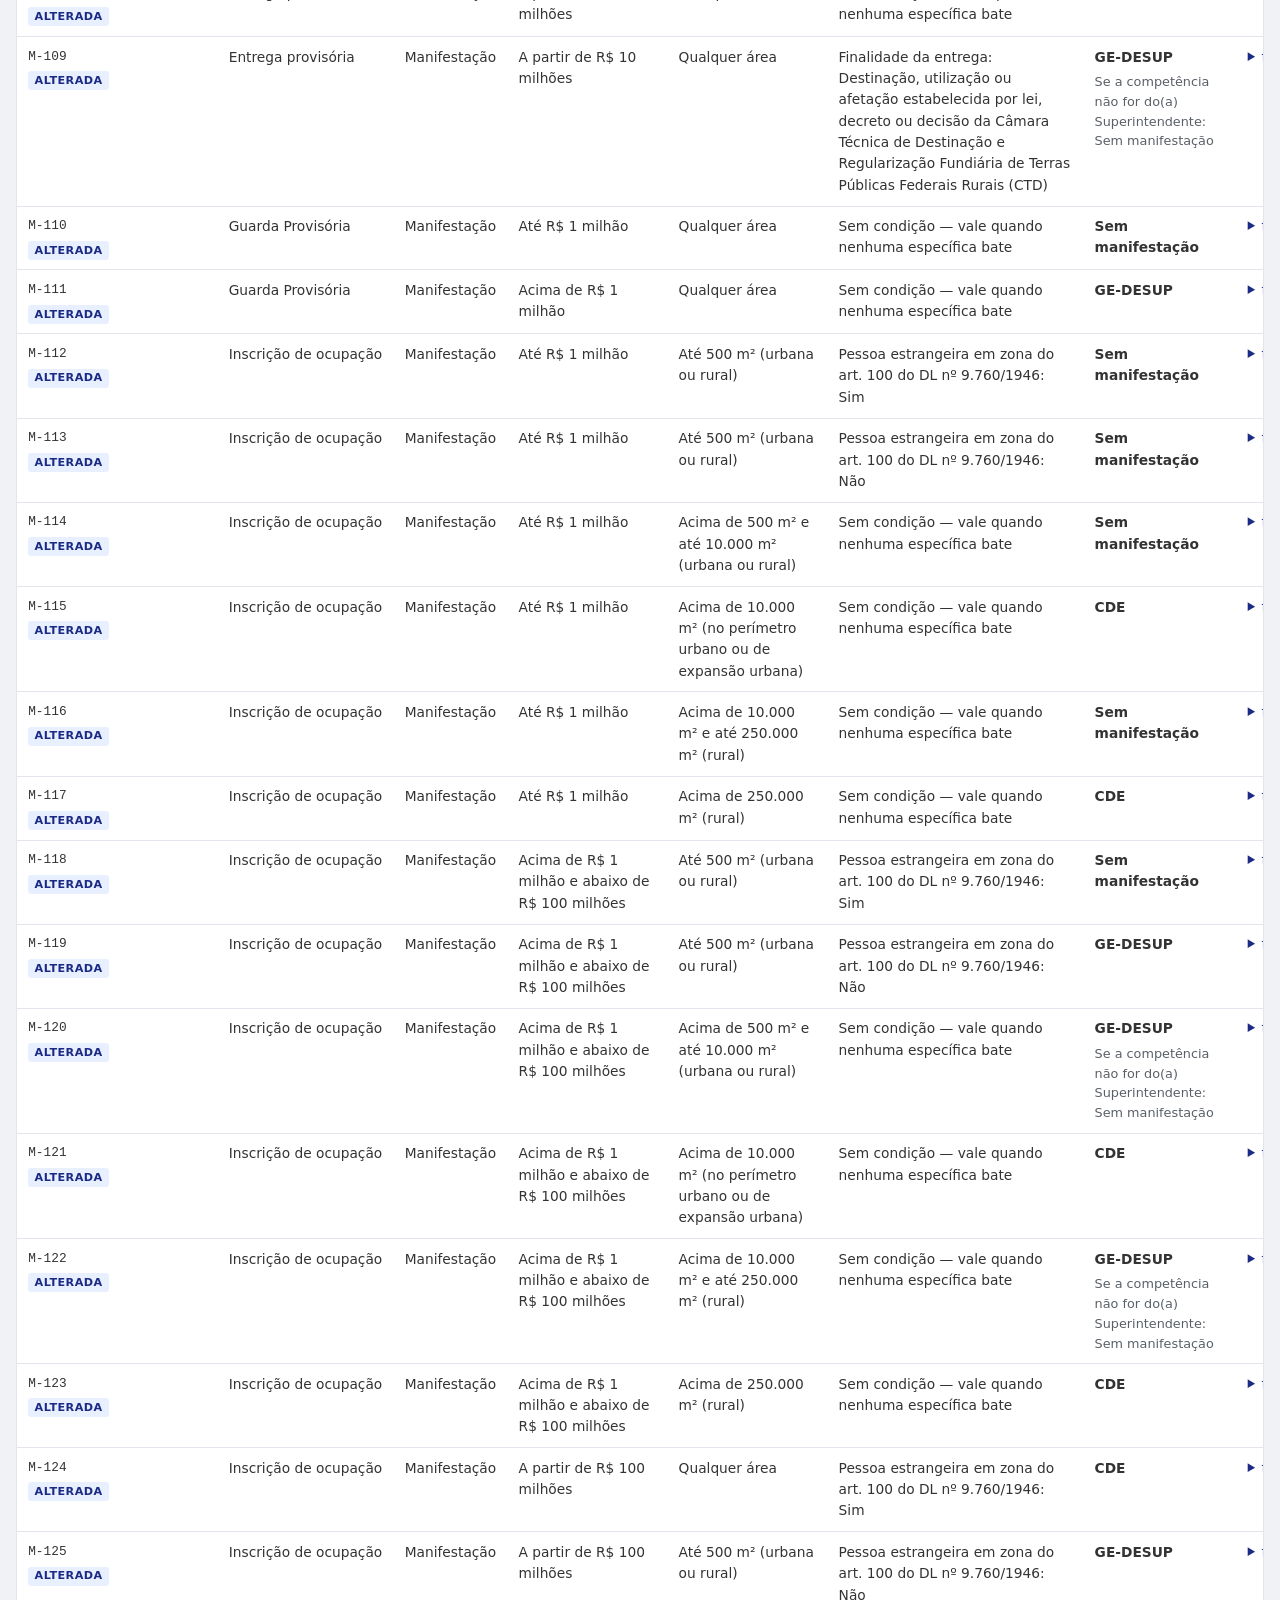
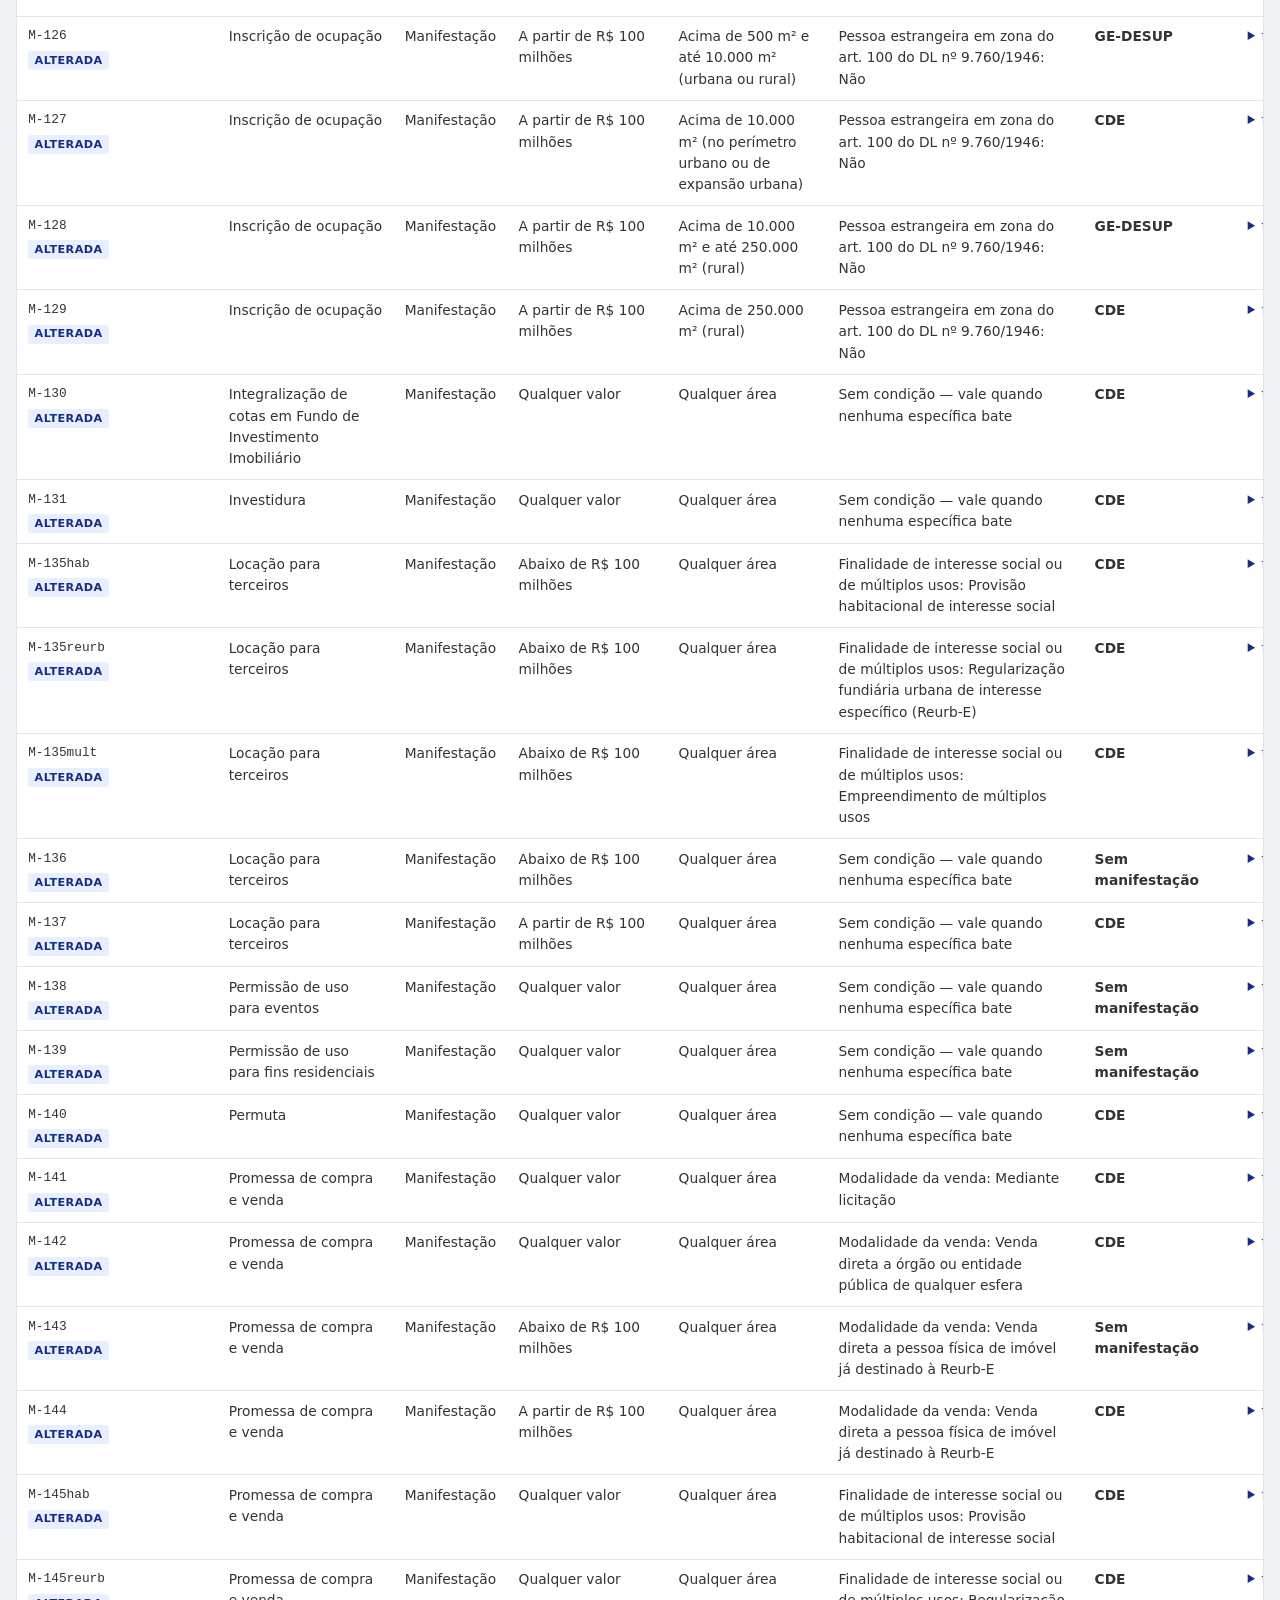
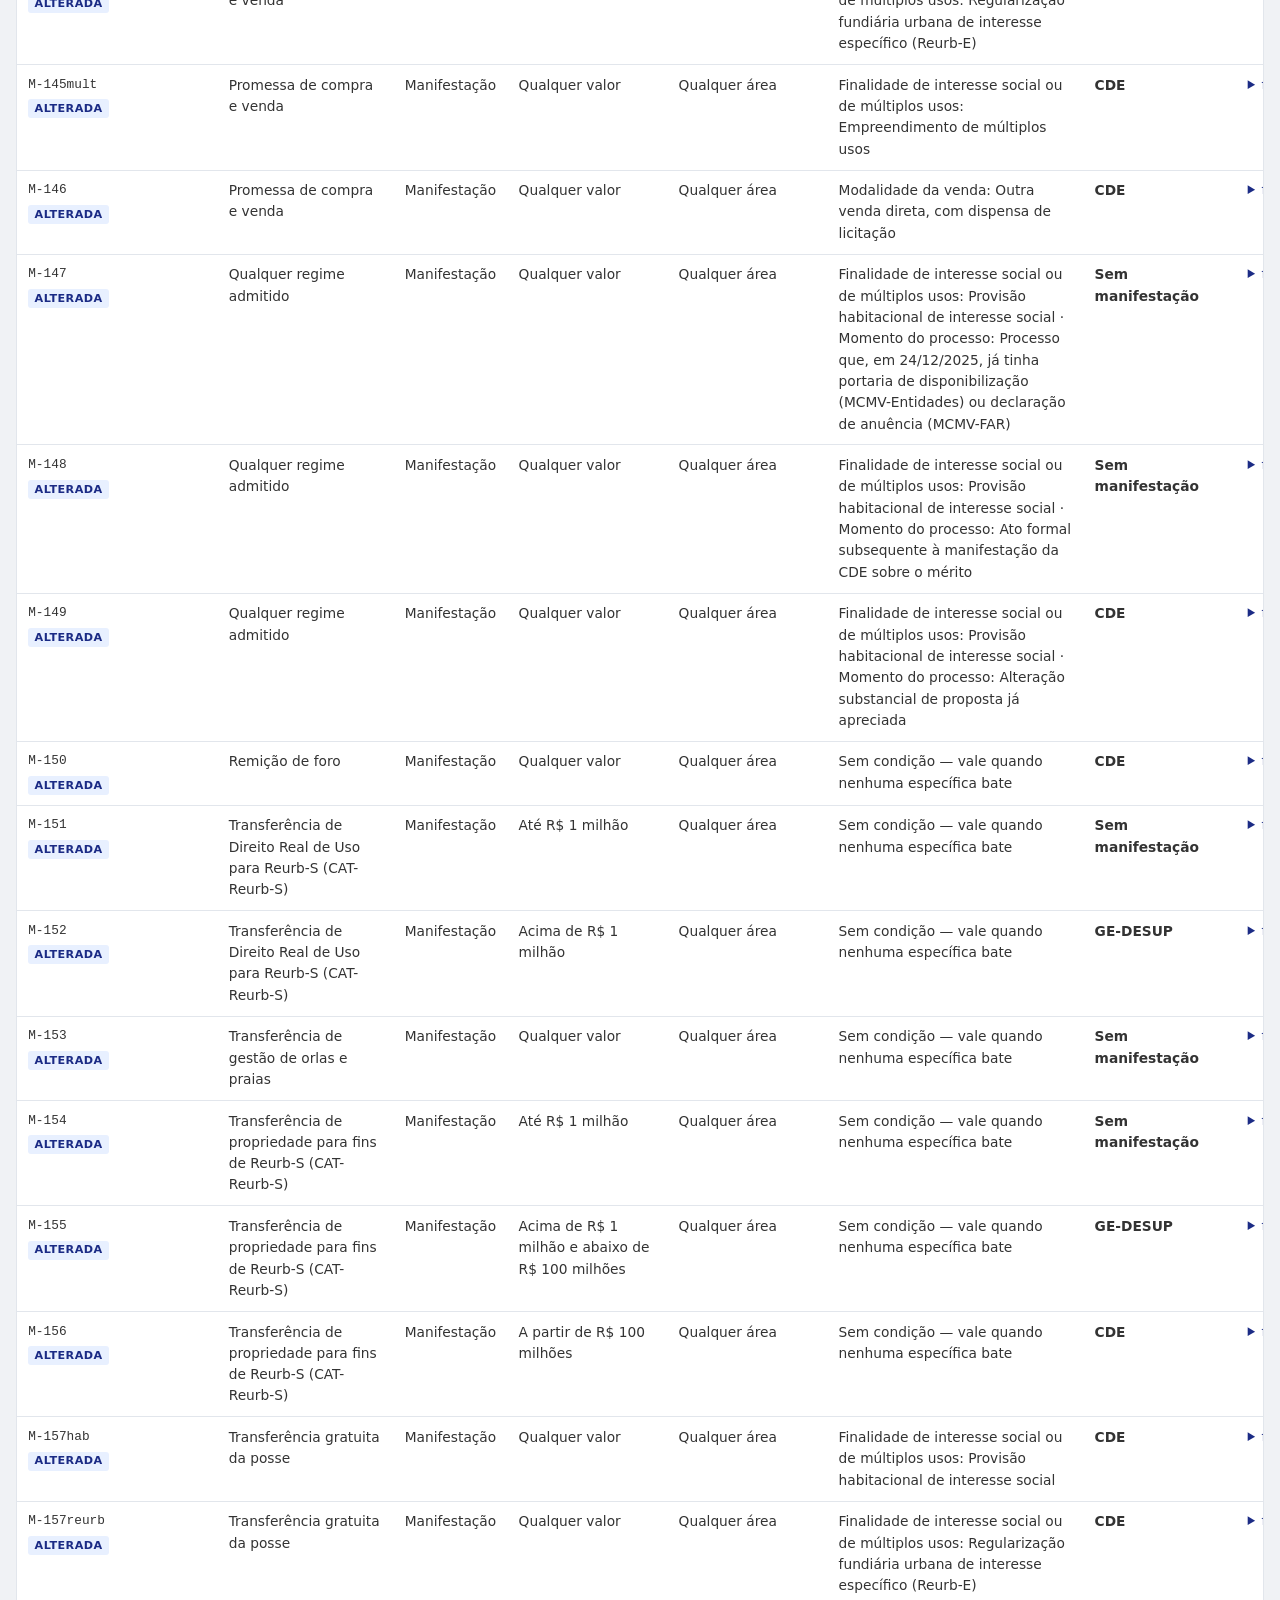
<file: tabela.html>
<!doctype html>
<html lang="pt-BR">
<head>
<meta charset="utf-8">
<meta name="viewport" content="width=device-width, initial-scale=1">
<meta name="spu-versao" content="eafccf7618">
<script src="versao.js?v=eafccf7618"></script>
<title>Tabela de regras — Governança da Destinação</title>
<link rel="stylesheet" href="estilo.css?v=eafccf7618">
<style>
  /* Ponteiro para o MemóriaSPU. Não é aba desta ferramenta: leva para fora, e por isso
     fica separado das demais e carrega a seta. Sem variável de cor, para ficar igual
     nos dois temas e em qualquer uma das ferramentas. */
  .mem-topo { display:inline-flex; align-items:center; gap:5px; font:inherit; font-size:13px;
    font-weight:600; color:inherit; opacity:.7; text-decoration:none; white-space:nowrap;
    padding:5px 10px; border-radius:7px; border:1px solid transparent; }
  .mem-topo:hover { opacity:1; background:rgb(128 128 128 / .13); }
  .mem-topo svg { width:12px; height:12px; flex:none; }
</style>
</head>
<body>

<header class="topo">
  <div class="faixa">
    <a class="marca" href="index.html">
      <span class="marca-nome"><b>Governança</b> <span>da Destinação</span></span>
      <span class="marca-barras" aria-hidden="true">
        <i style="height:9px;background:var(--marca-1)"></i>
        <i style="height:15px;background:var(--marca-2)"></i>
        <i style="height:20px;background:var(--marca-3)"></i>
        <i style="height:13px;background:var(--marca-4)"></i>
        <i style="height:7px;background:var(--marca-1)"></i>
      </span>
    </a>
    <div class="modulo">
      <strong>Simulador de manifestação e competência</strong>
    </div>
    <nav class="abas">
      <a href="index.html">Simulador</a>
      <a href="tabela.html" aria-current="page">Tabela de regras</a>
      <a href="ficha.html">Ficha do regime</a>
      <a href="rito.html">Rito e requisitos</a>
      <a href="mudancas.html">Alterações</a>
    </nav>
    <a class="mem-topo" href="https://memoria-spu.gestao.gov.br/" title="MemóriaSPU — o acervo institucional da SPU: normas, pareceres e publicações, em um lugar só">MemóriaSPU <svg viewBox="0 0 24 24" fill="none" stroke="currentColor" stroke-width="2.4" stroke-linecap="round" stroke-linejoin="round" aria-hidden="true"><path d="M7 17 17 7M9 7h8v8"/></svg></a>
  </div>
</header>

<main class="largo">

  <section class="consulta filtros">
    <h2>Filtros</h2>
    <div class="grade-filtros">
      <div class="campo">
        <label class="pergunta" for="f-busca">Busca</label>
        <input type="search" id="f-busca" placeholder="regime, condição, fundamento…">
      </div>
      <div class="campo">
        <label class="pergunta" for="f-materia">Regime</label>
        <select id="f-materia"><option value="">Todas</option></select>
      </div>
      <div class="campo">
        <label class="pergunta" for="f-dimensao">Dimensão</label>
        <select id="f-dimensao">
          <option value="">As duas</option>
          <option value="manifestacao">Manifestação</option>
          <option value="competencia">Competência</option>
        </select>
      </div>
      <div class="campo">
        <label class="pergunta" for="f-resultado">Resposta</label>
        <select id="f-resultado">
          <option value="">Qualquer</option>
          <option value="cde">CDE</option>
          <option value="ge_desup">GE-DESUP</option>
          <option value="sem_manifestacao">Sem manifestação</option>
          <option value="superintendente">Superintendente</option>
          <option value="secretario">Secretário(a)</option>
          <option value="ministro">Ministro(a)</option>
        </select>
      </div>
      <div class="campo">
        <label class="pergunta" for="f-so">Só mostrar</label>
        <select id="f-so">
          <option value="">Todas as regras</option>
          <option value="pendencia">Com pendência</option>
          <option value="coringa">Valem para qualquer regime</option>
          <option value="alteracao">Com alteração registrada</option>
        </select>
      </div>
      <div class="campo campo-botao">
        <button type="button" id="limpar">Limpar filtros</button>
      </div>
    </div>
    <p class="contagem"><span id="contagem"></span></p>
    <div id="aviso-uso"></div>
  </section>

  <p id="vazio" class="vazio" hidden>Nenhuma regra atende a esses filtros.</p>

  <div class="rolagem">
    <table class="regras">
      <thead>
        <tr>
          <th>Regra</th>
          <th>Regime</th>
          <th>Dimensão</th>
          <th>Valor</th>
          <th>Área</th>
          <th>Condições</th>
          <th>Responde</th>
          <th>Fundamento</th>
        </tr>
      </thead>
      <tbody id="corpo"></tbody>
    </table>
  </div>

</main>

<footer class="rodape">
  <p class="linha-base">
    <strong id="versao"></strong> ·
    <span id="situacao-base"></span>
  </p>
  <p class="relato"><button type="button" id="relatar" class="botao-relato">Fale com a equipe</button></p>
  <p class="assinatura">Desenvolvido por CGGES — <a href="https://spu-projetoseprocessos.github.io/escritorio/">Escritório de Processos</a></p>
</footer>

<script src="base.js?v=eafccf7618"></script>
<script src="rotulos.js?v=eafccf7618"></script>
<script src="spu-caixinha.js?v=eafccf7618"></script>
<script src="tabela.js?v=eafccf7618"></script>
</body>
</html>
</file>
<file: estilo.css>
:root {
  /* Paleta do SPUProcessos. Os nomes antigos continuam, apontando para as cores
     de lá, para a folha inteira adotar a identidade de uma vez. */
  --fg: #333333;        --tinta: #333333;
  --fg-muted: #5a6068;  --tinta-fraca: #5a6068;
  --border: #e2e6ec;    --linha: #e2e6ec;
  --bg: #f0f2f5;        --fundo: #f0f2f5;
  --surface: #ffffff;   --papel: #ffffff;
  --accent: #1b2b85;    --azul: #1b2b85;
  --accent-claro: #5992ed;
  --accent-soft: #e8f0ff; --azul-claro: #e8f0ff;
  --ok: #168821;
  --meio: #9a6700;      --ambar: #9a6700;
  --ambar-claro: #fff6e3;
  --vermelho: #953735;
  --vermelho-claro: #fbeded;
  --marca-1: #1351b4; --marca-2: #2e9e4f; --marca-3: #f2b705; --marca-4: #e8771f;
  --sombra: 0 1px 2px rgba(28,28,28,.05), 0 8px 24px -16px rgba(12,50,111,.35);
  --fonte-ui: "Raleway", system-ui, -apple-system, "Segoe UI", sans-serif;
}

* { box-sizing: border-box; }

body {
  margin: 0;
  background: var(--fundo);
  color: var(--tinta);
  font: 16px/1.55 var(--fonte-ui);
}

.topo {
  position: sticky;
  top: 0;
  z-index: 15;
  background: var(--surface);
  border-bottom: 1px solid var(--border);
}
.faixa {
  max-width: 1320px;
  margin: 0 auto;
  padding: 12px 1rem;
  display: flex;
  align-items: center;
  gap: 16px;
  flex-wrap: wrap;
}
.marca { display: flex; align-items: center; gap: 11px; min-width: 0; text-decoration: none; }
.marca-nome { font-size: 20px; line-height: 1.1; letter-spacing: -0.02em; white-space: nowrap; }
.marca-nome b { font-weight: 700; color: var(--fg); }
.marca-nome span { font-weight: 400; color: var(--accent); }
.marca-barras { display: flex; align-items: flex-end; gap: 2px; height: 20px; flex: none; }
.marca-barras i { width: 3px; border-radius: 1px; display: block; }
.modulo { padding-left: 16px; border-left: 1px solid var(--border); min-width: 0; }
.modulo strong { display: block; font-size: 15px; font-weight: 600; line-height: 1.25; }
.modulo span { display: block; font-size: 12.5px; color: var(--fg-muted); line-height: 1.3; }

main { max-width: 1320px; margin: 0 auto; padding: 1.5rem 1rem 2.5rem; }

.colunas {
  display: grid;
  grid-template-columns: minmax(0, 26rem) minmax(0, 1fr);
  gap: 1.5rem;
  align-items: start;
}
@media (max-width: 860px) {
  .colunas { grid-template-columns: 1fr; }
}

h2 {
  margin: 0 0 1rem;
  font-size: 0.78rem;
  text-transform: uppercase;
  letter-spacing: 0.08em;
  color: var(--tinta-fraca);
  font-weight: 700;
}

.consulta, .saida {
  background: var(--papel);
  border: 1px solid var(--border);
  border-radius: 8px;
  padding: 1.25rem;
  box-shadow: var(--sombra);
}

/* ----------------------------------------------------------------- campos */

.campo { margin-bottom: 0.85rem; }
.campo > label.pergunta {
  display: block;
  font-weight: 600;
  font-size: 0.95rem;
  margin-bottom: 0.4rem;
}
.nota-campo {
  margin: -0.15rem 0 0.5rem;
  font-size: 0.82rem;
  color: var(--tinta-fraca);
}

select, input[type="number"] {
  width: 100%;
  padding: 0.5rem 0.6rem;
  font: inherit;
  font-size: 0.95rem;
  color: var(--tinta);
  background: var(--papel);
  border: 1px solid #b9bcc2;
  border-radius: 4px;
}
select:focus, input:focus { outline: 2px solid var(--azul); outline-offset: 1px; }

.linha-numero { display: flex; align-items: center; gap: 0.5rem; }
.linha-numero .unidade { color: var(--tinta-fraca); font-size: 0.9rem; }
.eco { margin: 0.3rem 0 0; font-size: 0.85rem; color: var(--azul); font-weight: 600; }

/* As opções são metade da altura do formulário: 580 px dos 1115 da venda.
   Compactá-las devolve mais rolagem do que alargar a coluna. */
.opcao {
  display: flex;
  gap: 0.55rem;
  align-items: flex-start;
  padding: 0.25rem 0.5rem;
  border: 1px solid var(--linha);
  border-radius: 4px;
  margin-bottom: 0.2rem;
  font-size: 0.88rem;
  font-weight: 400;
  cursor: pointer;
}
.opcao:hover { background: var(--azul-claro); }
.opcao input { margin: 0.25rem 0 0; flex: none; }

.aviso-campos {
  margin: 1.25rem 0 0;
  padding-top: 0.9rem;
  border-top: 1px solid var(--linha);
  font-size: 0.8rem;
  color: var(--tinta-fraca);
}

/* -------------------------------------------------------------- resultado */

.vazio { color: var(--tinta-fraca); font-style: italic; margin: 0; }
/* O que falta responder, um por linha. Sem itálico: são as perguntas
   inteiras, e pergunta longa em itálico cansa de ler. */
.falta { margin: 0.4rem 0 0; padding-left: 1.3rem; color: var(--tinta); }
.falta li { margin-bottom: 0.3rem; line-height: 1.45; }

.bloco {
  border: 1px solid var(--linha);
  border-left: 4px solid var(--linha);
  border-radius: 4px;
  padding: 0.9rem 1rem;
  margin-bottom: 1rem;
}
.bloco h3 {
  margin: 0 0 0.35rem;
  font-size: 0.74rem;
  text-transform: uppercase;
  letter-spacing: 0.07em;
  color: var(--tinta-fraca);
}
.bloco.destaque { border-left-color: var(--azul); background: var(--azul-claro); }
.bloco.neutro { border-left-color: #9aa0a8; }
.bloco.colisao { border-left-color: var(--vermelho); background: var(--vermelho-claro); }
.bloco.ressalva { border-left-color: var(--ambar); background: var(--ambar-claro); }
.bloco.nota { border-left-color: #9aa0a8; }

.resposta { margin: 0; font-size: 1.15rem; font-weight: 600; line-height: 1.35; }
.resposta-menor { margin: 0; font-size: 1rem; font-weight: 600; }

.explica { margin: 0.5rem 0 0; font-size: 0.86rem; color: var(--tinta-fraca); }

.fundamentos { margin-top: 0.75rem; padding-top: 0.6rem; border-top: 1px dashed var(--linha); }
.fundamento { margin: 0 0 0.3rem; font-size: 0.84rem; }
.fundamento.preterido { color: var(--tinta-fraca); }
.origem { margin: 0 0 0.3rem; font-size: 0.82rem; color: var(--tinta-fraca); }
.pendencia { margin: 0.3rem 0 0; font-size: 0.82rem; color: var(--vermelho); }

.hipoteses { margin: 0.6rem 0 0; padding-left: 1.1rem; }
.hipoteses li { margin-bottom: 0.7rem; font-size: 0.9rem; }

/* ----------------------------------------------------------------- rodapé */

.rodape {
  max-width: 1120px;
  margin: 0 auto;
  padding: 1.25rem 1rem 2rem;
  border-top: 1px solid var(--linha);
  font-size: 0.82rem;
  color: var(--tinta-fraca);
}
.rodape p { margin: 0 0 0.2rem; }
.rodape .assinatura { margin-top: 0.7rem; font-weight: 600; color: var(--tinta); }
/* O nome do Escritório leva à página dele. Sublinhado e na cor de link:
   dentro de uma linha em negrito, só a cor não bastaria para distinguir. */
.rodape .assinatura a { color: var(--azul); text-decoration: underline; }

/* ------------------------------------------------------------- navegação */

.abas { margin-left: auto; display: flex; align-items: center; gap: 4px; flex: none; }
.abas a {
  font-size: 13.5px; font-weight: 500; color: var(--accent); text-decoration: none;
  border-radius: 999px; padding: 7px 12px; white-space: nowrap;
}
.abas a:hover { background: var(--accent-soft); }
.abas a[aria-current="page"] { border: 1px solid var(--accent); font-weight: 600; padding: 6px 15px; }

/* --------------------------------------------------------- tabela de regras */

main.largo { max-width: 1320px; }

.filtros { margin-bottom: 1.25rem; }
.grade-filtros {
  display: grid;
  grid-template-columns: repeat(auto-fit, minmax(13rem, 1fr));
  gap: 0.9rem;
}
.grade-filtros .campo { margin-bottom: 0; }
.campo-botao { display: flex; align-items: flex-end; }
input[type="search"] {
  width: 100%;
  padding: 0.5rem 0.6rem;
  font: inherit;
  font-size: 0.95rem;
  border: 1px solid #b9bcc2;
  border-radius: 4px;
}
button {
  font: inherit; font-size: 13.5px; font-weight: 600;
  padding: 7px 16px; border: 0; border-radius: 999px;
  background: var(--accent-soft); color: var(--accent); cursor: pointer;
}
button:hover { background: #d7e4fb; }
.contagem {
  margin: 0.9rem 0 0;
  padding-top: 0.8rem;
  border-top: 1px solid var(--linha);
  font-size: 0.85rem;
  font-weight: 600;
  color: var(--tinta-fraca);
}

.rolagem {
  background: var(--papel);
  border: 1px solid var(--linha);
  border-radius: 6px;
  overflow-x: auto;
}
table.regras { border-collapse: collapse; width: 100%; font-size: 0.86rem; }
table.regras th {
  text-align: left;
  vertical-align: bottom;
  padding: 0.6rem 0.7rem;
  background: var(--fundo);
  border-bottom: 2px solid var(--linha);
  font-size: 0.72rem;
  text-transform: uppercase;
  letter-spacing: 0.06em;
  color: var(--tinta-fraca);
  position: sticky;
  top: 0;
}
table.regras td {
  padding: 0.6rem 0.7rem;
  border-bottom: 1px solid var(--linha);
  vertical-align: top;
}
table.regras tbody tr:hover { background: var(--azul-claro); }

.col-regra { white-space: nowrap; }
.id-regra { font-family: ui-monospace, SFMono-Regular, Menlo, monospace; font-size: 0.8rem; }
.col-materia { min-width: 11rem; }
.col-dim { white-space: nowrap; }
.col-faixa { min-width: 10rem; }
.col-cond { min-width: 16rem; }
.col-resultado { min-width: 9rem; }
.col-origem { min-width: 13rem; }
.col-origem summary { cursor: pointer; color: var(--azul); font-size: 0.82rem; }
.col-origem p { margin: 0.4rem 0 0; }
.menor { font-size: 0.8rem; color: var(--tinta-fraca); margin-top: 0.25rem; }

.etiqueta {
  display: inline-block;
  margin-top: 0.3rem;
  margin-right: 0.25rem;
  padding: 0.05rem 0.4rem;
  border-radius: 3px;
  font-size: 0.7rem;
  font-weight: 700;
  text-transform: uppercase;
  letter-spacing: 0.04em;
}
.etiqueta.pend { background: var(--vermelho-claro); color: var(--vermelho); }
.etiqueta.coringa { background: var(--ambar-claro); color: var(--ambar); }
.etiqueta.alt { background: var(--azul-claro); color: var(--azul); }

/* ------------------------------------------------------- ficha da matéria */

.colunas-ficha {
  display: grid;
  grid-template-columns: minmax(0, 21rem) minmax(0, 1fr);
  gap: 1.5rem;
  align-items: start;
}
@media (max-width: 920px) {
  .colunas-ficha { grid-template-columns: 1fr; }
}

.indice { max-height: 80vh; overflow-y: auto; position: sticky; top: 1rem; }
.indice h3 {
  margin: 1.1rem 0 0.4rem;
  font-size: 0.72rem;
  text-transform: uppercase;
  letter-spacing: 0.06em;
  color: var(--tinta-fraca);
}
.indice h3:first-of-type { margin-top: 0; }
.lista-materias { list-style: none; margin: 0; padding: 0; }
.lista-materias li { margin-bottom: 0.15rem; }
.lista-materias a {
  display: block;
  padding: 0.3rem 0.5rem;
  border-radius: 4px;
  color: var(--tinta);
  text-decoration: none;
  font-size: 0.9rem;
}
.lista-materias a:hover { background: var(--azul-claro); }
.lista-materias a[aria-current="page"] {
  background: var(--azul);
  color: #fff;
  font-weight: 600;
}
.lista-materias .subs {
  display: block;
  padding: 0 0.5rem 0.2rem;
  font-size: 0.76rem;
  color: var(--tinta-fraca);
}

.cabeca-ficha { margin-bottom: 1.25rem; }
.titulo-ficha {
  margin: 0;
  font-size: 1.3rem;
  font-weight: 600;
  text-transform: none;
  letter-spacing: -0.01em;
  color: var(--tinta);
}
.cabeca-ficha .meta { margin: 0.25rem 0 0; font-size: 0.84rem; color: var(--tinta-fraca); }
.acoes { margin: 0.8rem 0 0; display: flex; flex-wrap: wrap; gap: 0.5rem; }
.botao-link {
  font-size: 0.85rem;
  padding: 0.35rem 0.75rem;
  border: 1px solid var(--azul);
  border-radius: 4px;
  color: var(--azul);
  text-decoration: none;
}
.botao-link:hover { background: var(--azul-claro); }

.campos-ficha { margin: 0; padding-left: 1.15rem; font-size: 0.92rem; }
.campos-ficha li { margin-bottom: 0.3rem; }

.bloco table.regras { margin-top: 0.6rem; font-size: 0.84rem; }
.bloco table.regras th { position: static; }
.rolagem-interna { overflow-x: auto; margin-top: 0.6rem; }
.rolagem-interna table.regras { margin-top: 0; }

/* ------------------------------------------------------- rito e requisitos */

#rito .bloco { background: var(--papel); }

ol.passos { margin: 0.8rem 0 0; padding-left: 1.4rem; }
ol.passos li { margin-bottom: 1rem; }
.passo-quem { font-weight: 600; font-size: 0.95rem; }
.passo-oque { font-size: 0.92rem; margin-top: 0.15rem; }

.norma {
  border-top: 1px solid var(--linha);
  padding-top: 0.8rem;
  margin-top: 0.8rem;
}
.norma:first-of-type { border-top: 0; padding-top: 0.3rem; margin-top: 0.3rem; }
.norma-cab { display: flex; flex-wrap: wrap; gap: 0.5rem; align-items: baseline; }
.norma-tema { margin: 0.1rem 0 0.35rem; font-size: 0.9rem; color: var(--azul); }
.norma .explica { margin-top: 0; color: var(--tinta); font-size: 0.89rem; }

/* ------------------------------------------------------ rito: título e fluxo */

.titulo-pagina { margin: 0 0 4px; font-size: 1.5rem; line-height: 1.25; font-weight: 600; }
.sub-pagina { margin: 0 0 16px; color: var(--fg-muted); max-width: 60ch; }
.etiquetas { margin: 0 0 24px; display: flex; flex-wrap: wrap; gap: 8px; }
.etiqueta-norma {
  background: var(--accent-soft); color: var(--accent);
  border-radius: 999px; padding: 4px 12px; font-size: 0.85rem; font-weight: 600;
}

ol.fluxo { position: relative; margin: 0 0 24px; padding: 0; list-style: none; }
ol.fluxo:before {
  content: ""; position: absolute; left: 19px; top: 8px; bottom: 8px;
  width: 3px; background: var(--border);
}
.passo { position: relative; padding-left: 56px; margin-bottom: 18px; }
.passo-n {
  position: absolute; left: 0; top: 0; width: 40px; height: 40px; border-radius: 50%;
  background: var(--accent); color: #fff; display: flex; align-items: center;
  justify-content: center; font-weight: 700; border: 3px solid var(--bg);
}
.passo-n.decisao { background: var(--meio); }
.passo-n.posterior { background: var(--ok); }
.passo-cartao {
  background: var(--surface); border: 1px solid var(--border); border-radius: 12px;
  padding: 14px 16px; box-shadow: var(--sombra);
}
.passo.decisao .passo-cartao { border-left: 5px solid var(--meio); }
.passo-quem {
  margin: 0 0 2px; font-size: 0.78rem; font-weight: 700; letter-spacing: 0.04em;
  text-transform: uppercase; color: var(--accent);
}
.passo-titulo {
  margin: 0 0 6px;
  font-size: 1.05rem;
  font-weight: 600;
  /* a regra geral de h2 põe versalete e caixa alta; aqui é título de cartão */
  text-transform: none;
  letter-spacing: normal;
  color: var(--fg);
}
.passo-detalhes { margin: 4px 0 0; padding-left: 18px; font-size: 0.93rem; }
.passo-detalhes li { margin: 2px 0; }
.ramos { display: grid; grid-template-columns: 1fr 1fr; gap: 10px; margin-top: 10px; }
@media (max-width: 600px) { .ramos { grid-template-columns: 1fr; } }
.ramo { border-radius: 10px; padding: 10px 12px; font-size: 0.92rem; }
.ramo strong { display: block; margin-bottom: 2px; }
.ramo.sim { background: #e3f4ea; border: 1px solid var(--ok); }
.ramo.sim strong { color: var(--ok); }
.ramo.nao { background: var(--vermelho-claro); border: 1px solid var(--vermelho); }
.ramo.nao strong { color: var(--vermelho); }
.fonte {
  display: inline-block; margin-top: 8px; font-size: 0.78rem; color: var(--fg-muted);
  background: var(--bg); border-radius: 6px; padding: 2px 8px;
}

/* ------------------------------------------- relatar algo estranho

   Botão discreto: quem consulta não veio reclamar, veio instruir processo.
   Fica sublinhado para se dar a entender como botão sem pesar na tela. */

.relato { margin: 1rem 0 0; }
.rodape .relato { margin: 0.6rem 0 0; }
.botao-relato {
  background: none;
  padding: 0;
  font-size: 0.88rem;
  font-weight: 500;
  color: var(--tinta-fraca);
  text-decoration: underline;
  text-underline-offset: 3px;
}
.botao-relato:hover { background: none; color: var(--azul); }

/* ------------------------------------------------- aviso de uso da resposta
   Faixa com selo à esquerda, escolhida por Juarez em 17/11/2026 entre três
   formas. Fica no fim da resposta e da ficha, e no alto da tabela — depois de
   309 linhas de tabela ninguém a veria.

   Azul, e não âmbar nem vermelho: nesta folha essas duas cores significam
   ressalva e alarme do caso, e um aviso que aparece sempre naquelas cores
   faria as duas pararem de alarmar. O destaque vem do selo cheio, que é o
   único lugar da folha com texto branco sobre azul fora dos botões. */
.aviso-uso {
  display: flex;
  gap: 0.8rem;
  align-items: flex-start;
  margin-top: 1.1rem;
  padding: 0.85rem 1rem;
  background: var(--azul-claro);
  border-radius: 5px;
}
.aviso-uso .marca {
  flex: none;
  margin-top: 0.15rem;
  padding: 0.2rem 0.45rem;
  border-radius: 3px;
  background: var(--azul);
  color: #fff;
  font-size: 0.72rem;
  font-weight: 700;
  letter-spacing: 0.08em;
  text-transform: uppercase;
}
.aviso-uso p { margin: 0; font-size: 0.95rem; line-height: 1.5; color: var(--tinta); }
.aviso-uso p + p { margin-top: 0.3rem; }

/* Na tabela a faixa fica entre a contagem e a tabela, e sem a margem de cima
   encosta na contagem. */
#aviso-uso .aviso-uso { margin: 0.6rem 0 0.9rem; }

@media (max-width: 560px) {
  .aviso-uso { flex-direction: column; gap: 0.5rem; }
}
</file>
